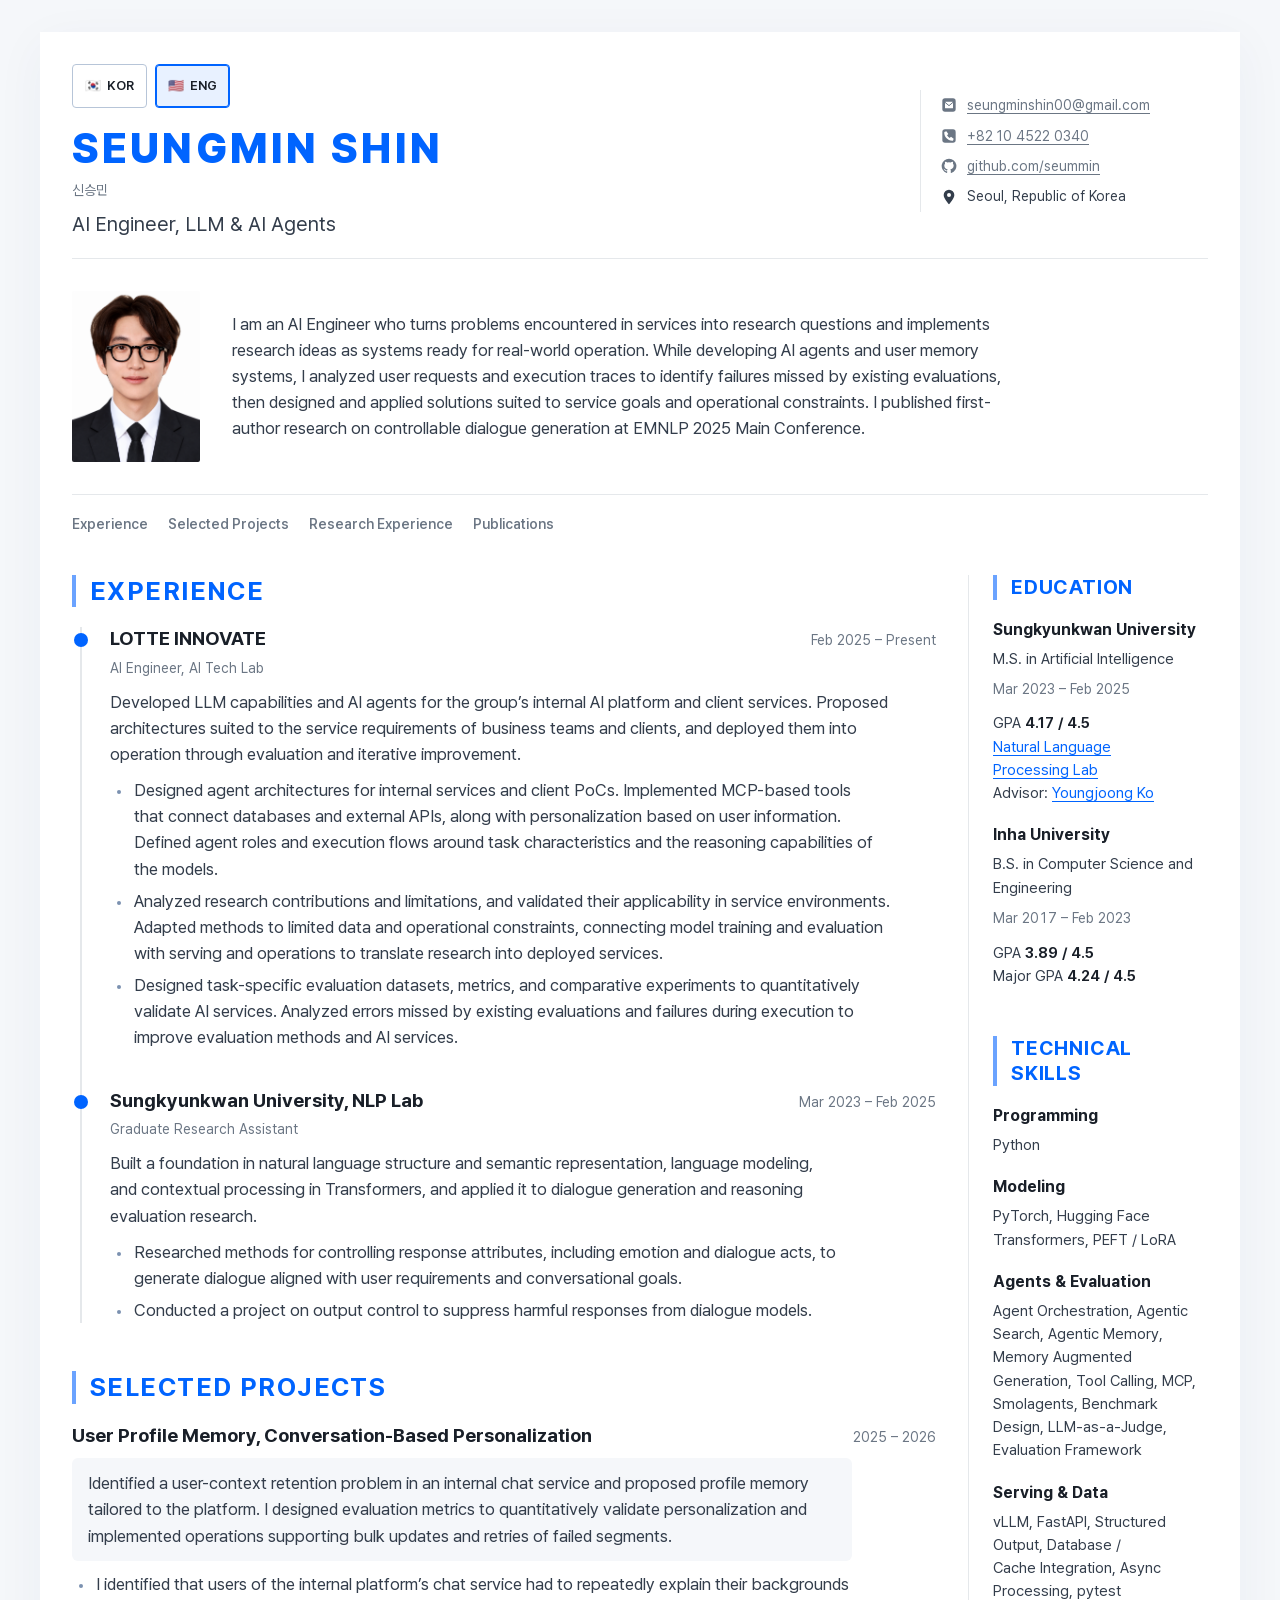
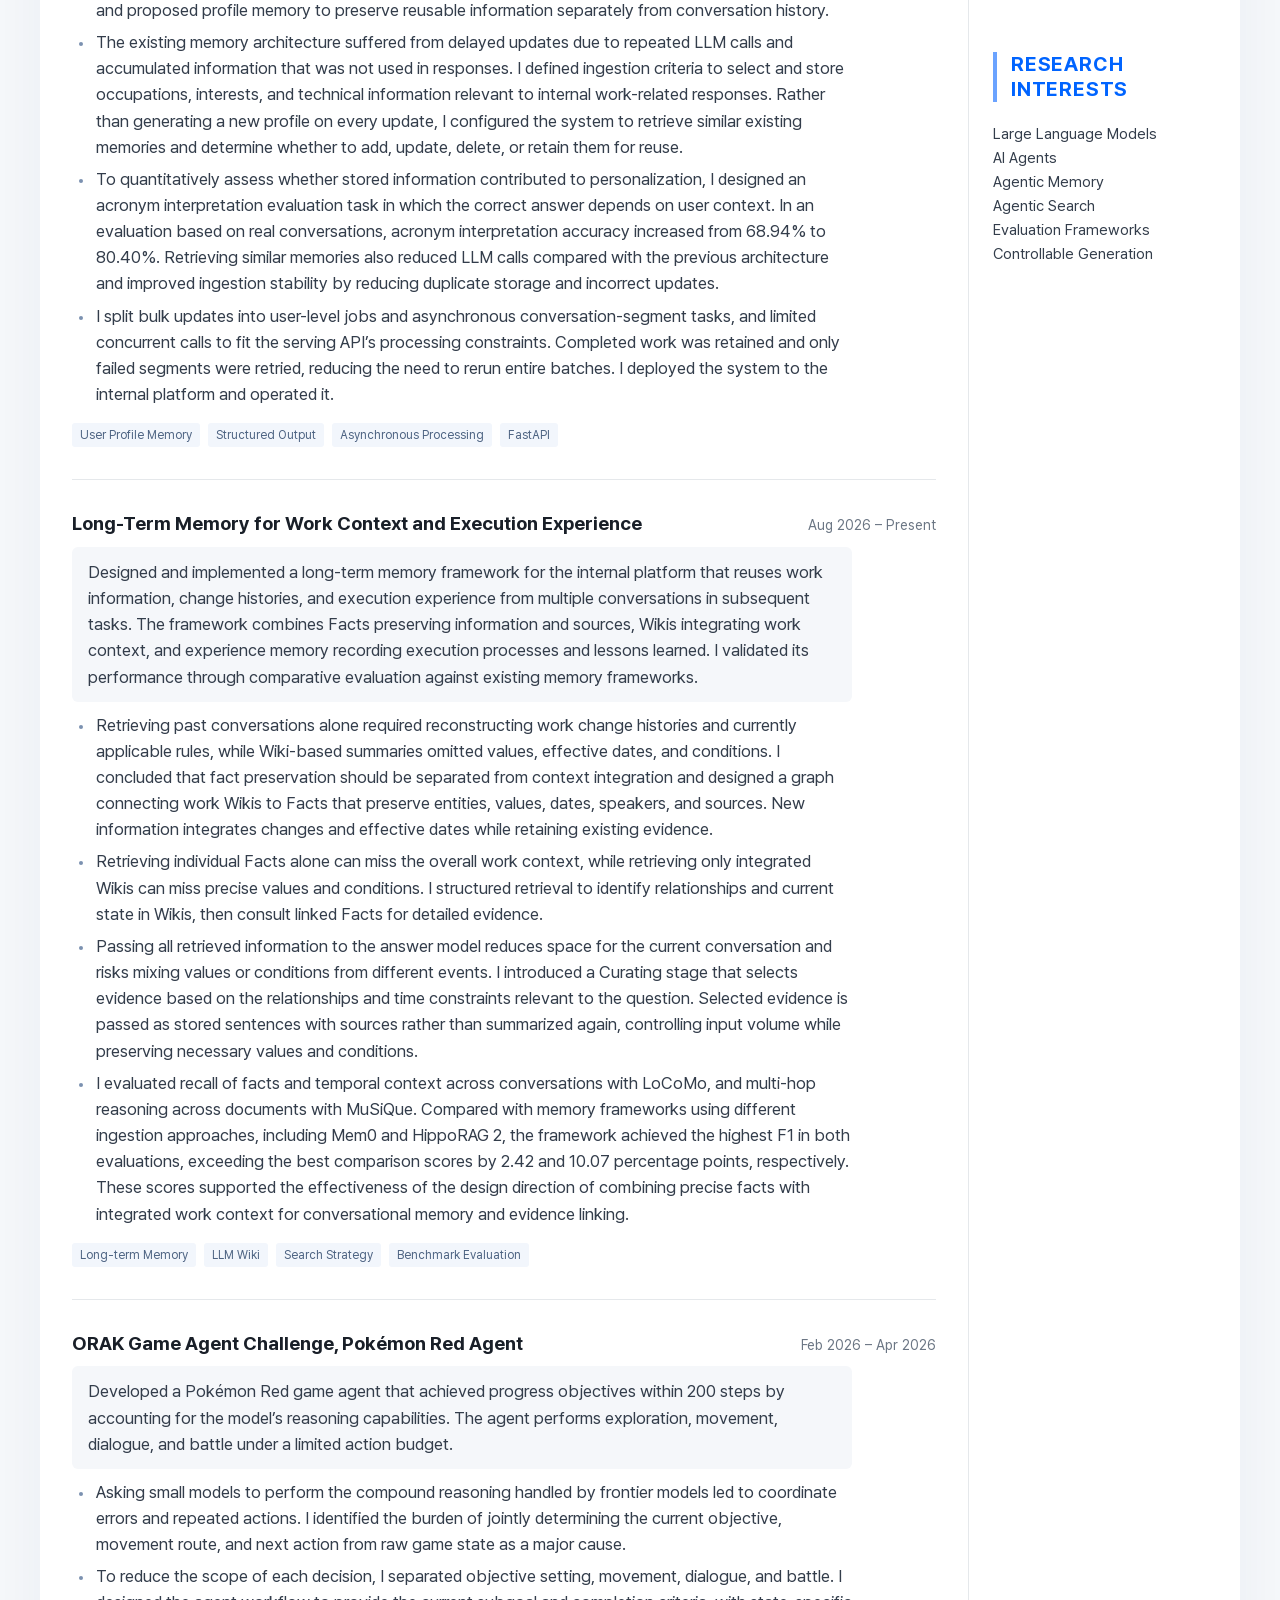
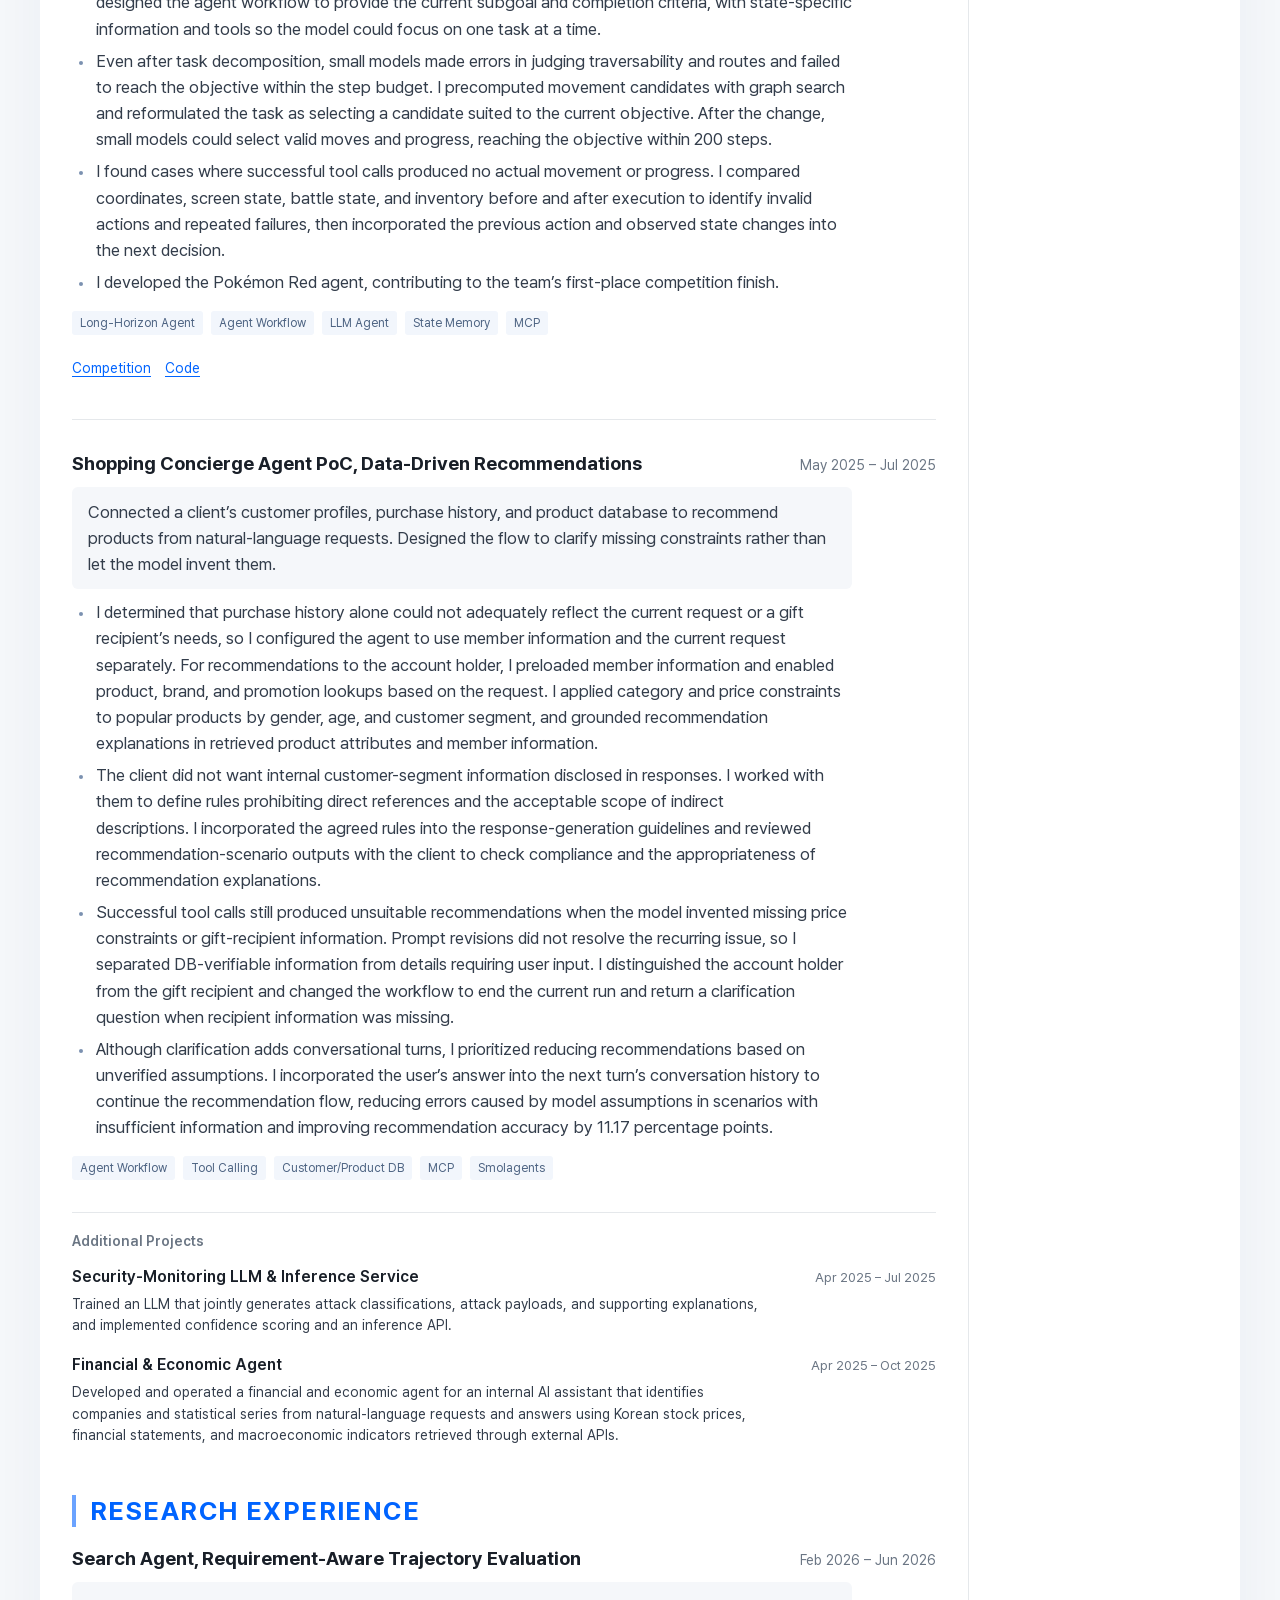
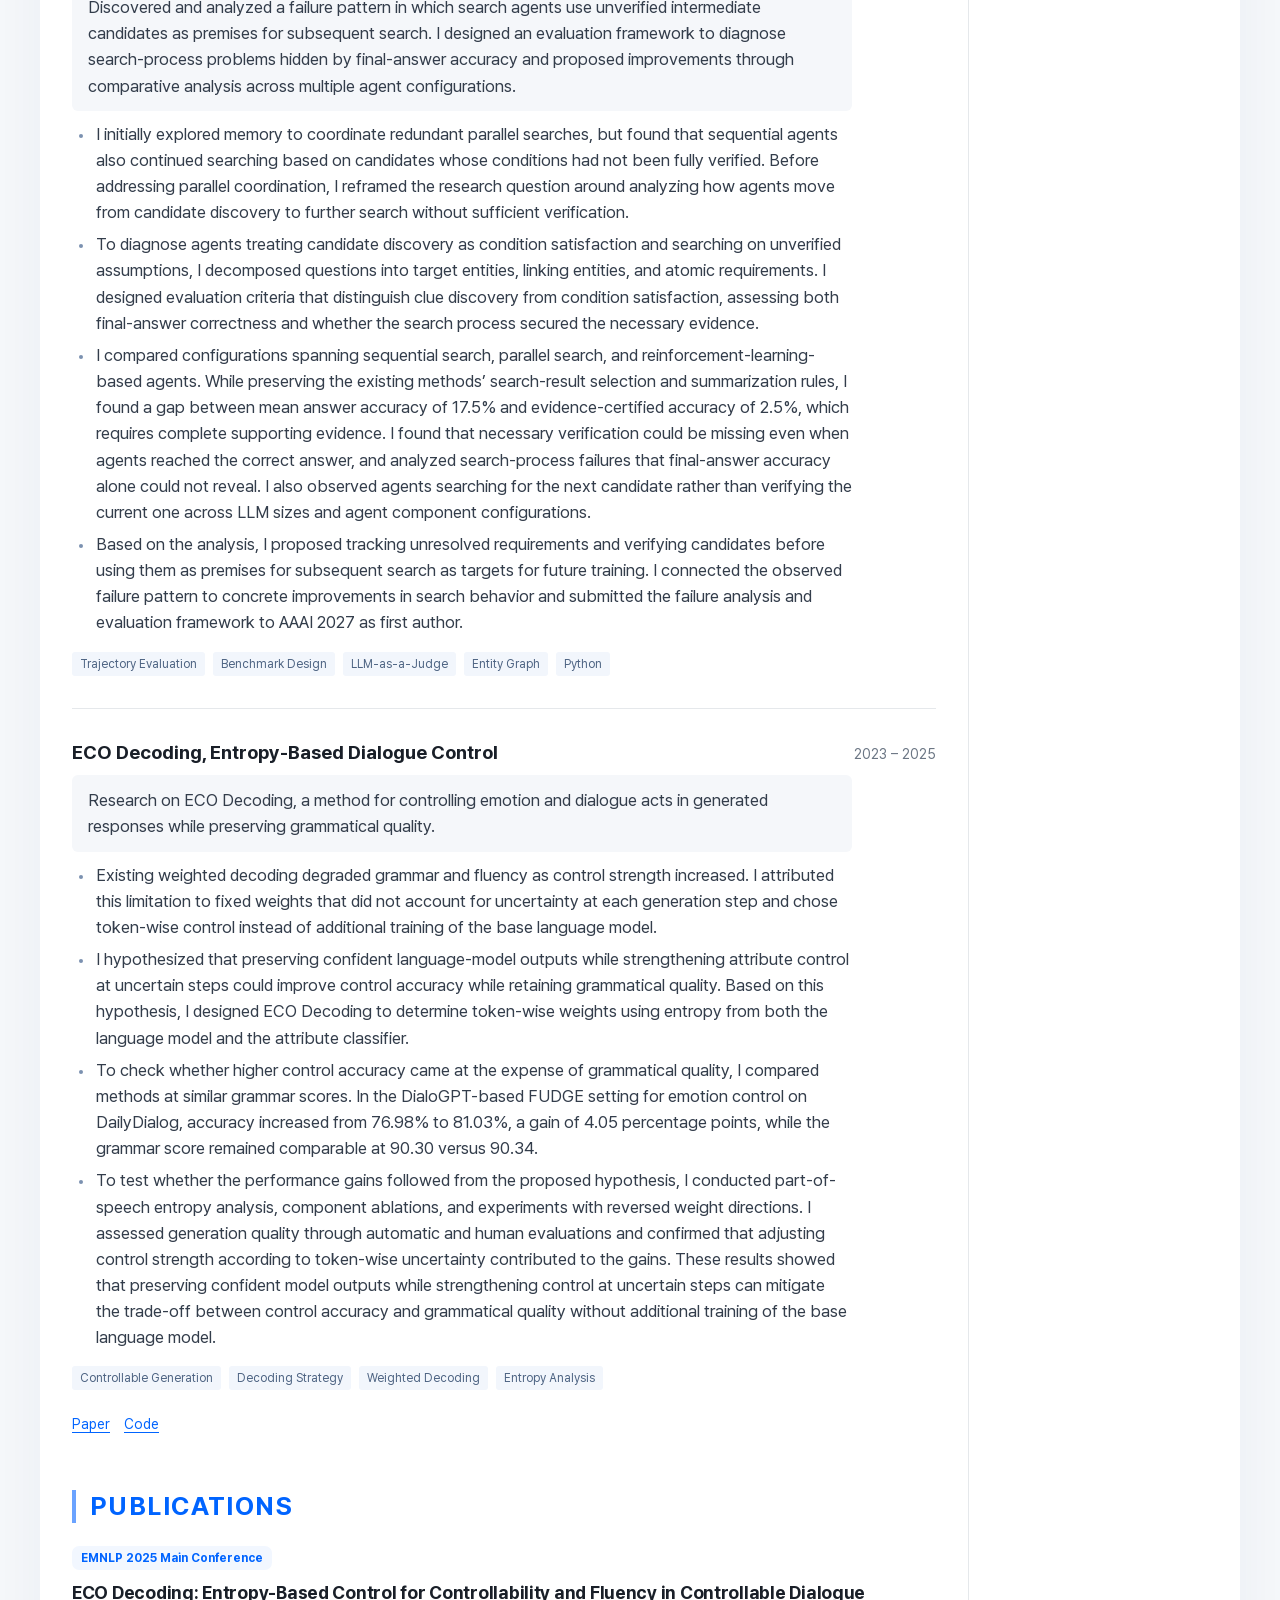
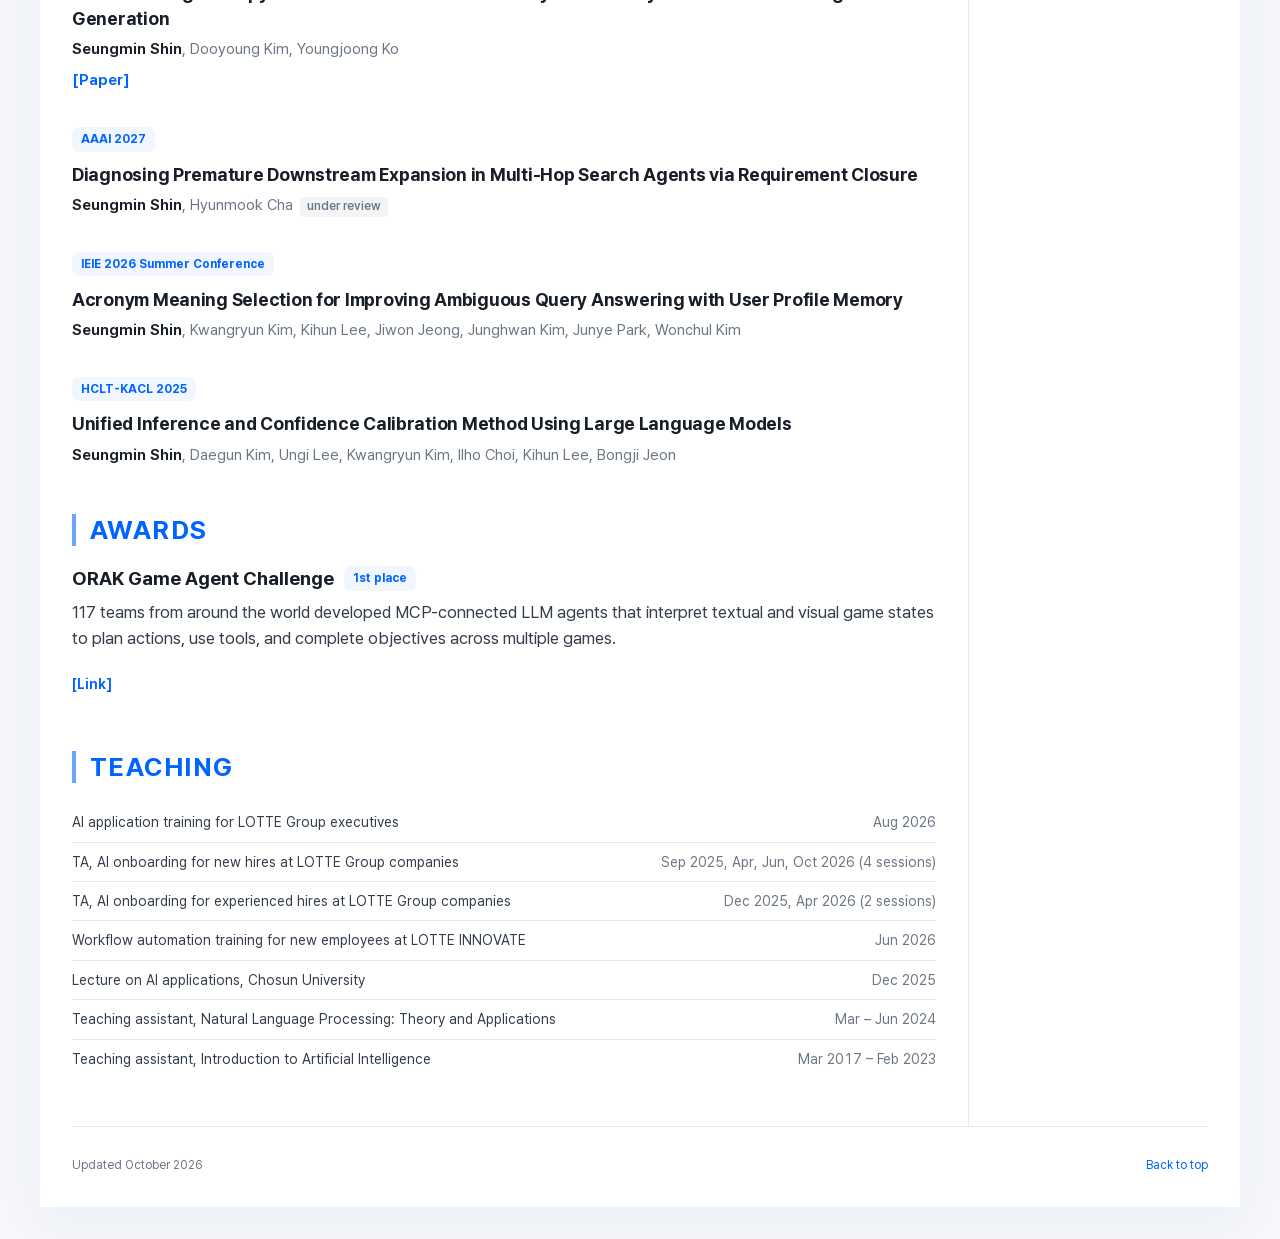
<file: index.html>
<!doctype html>
<html lang="en">
<head>
  <meta charset="utf-8">
  <meta name="viewport" content="width=device-width, initial-scale=1">
  <title>Seungmin Shin | AI Engineer</title>
  <link rel="canonical" href="./en.html">
  <script>window.location.replace("./en.html" + window.location.hash);</script>
  <meta http-equiv="refresh" content="0; url=./en.html">
</head>
<body>
  <p><a href="./en.html">English CV</a>, <a href="./ko.html" lang="ko">한국어 이력서</a></p>
</body>
</html>
</file>
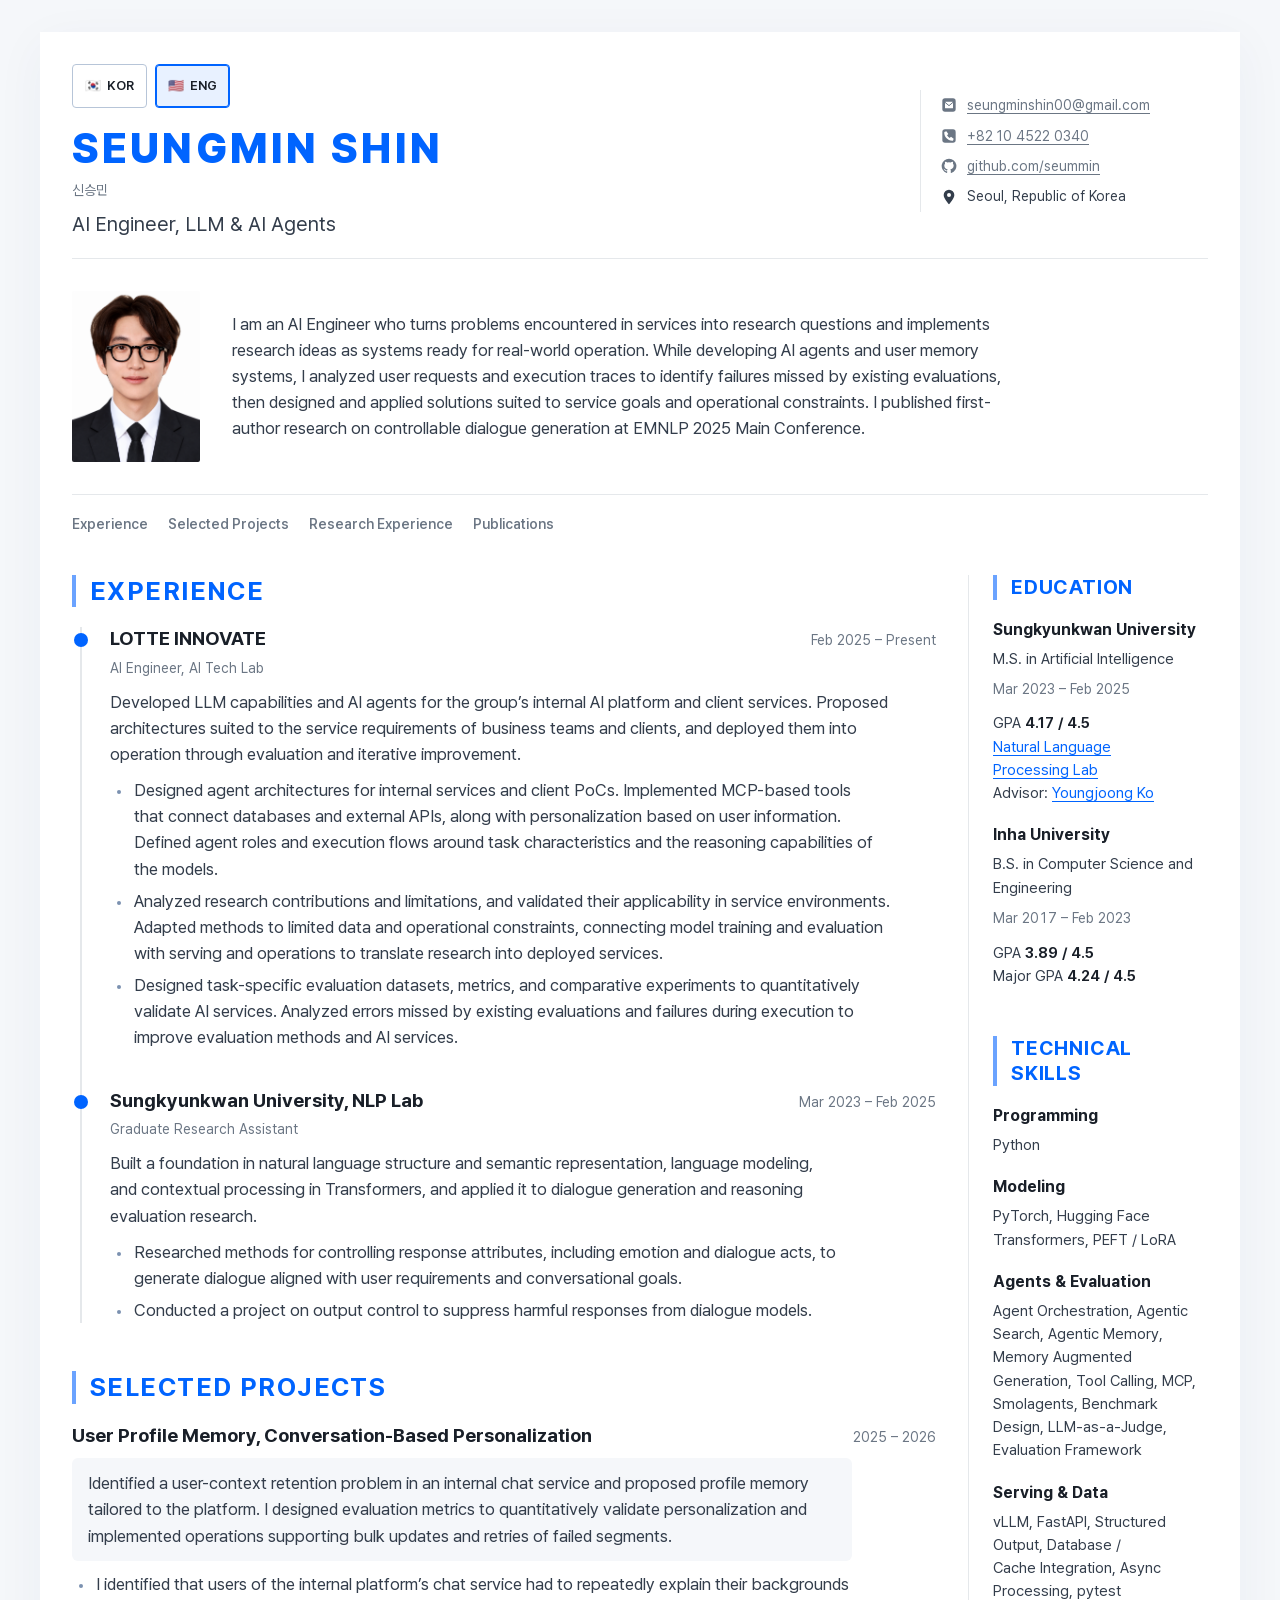
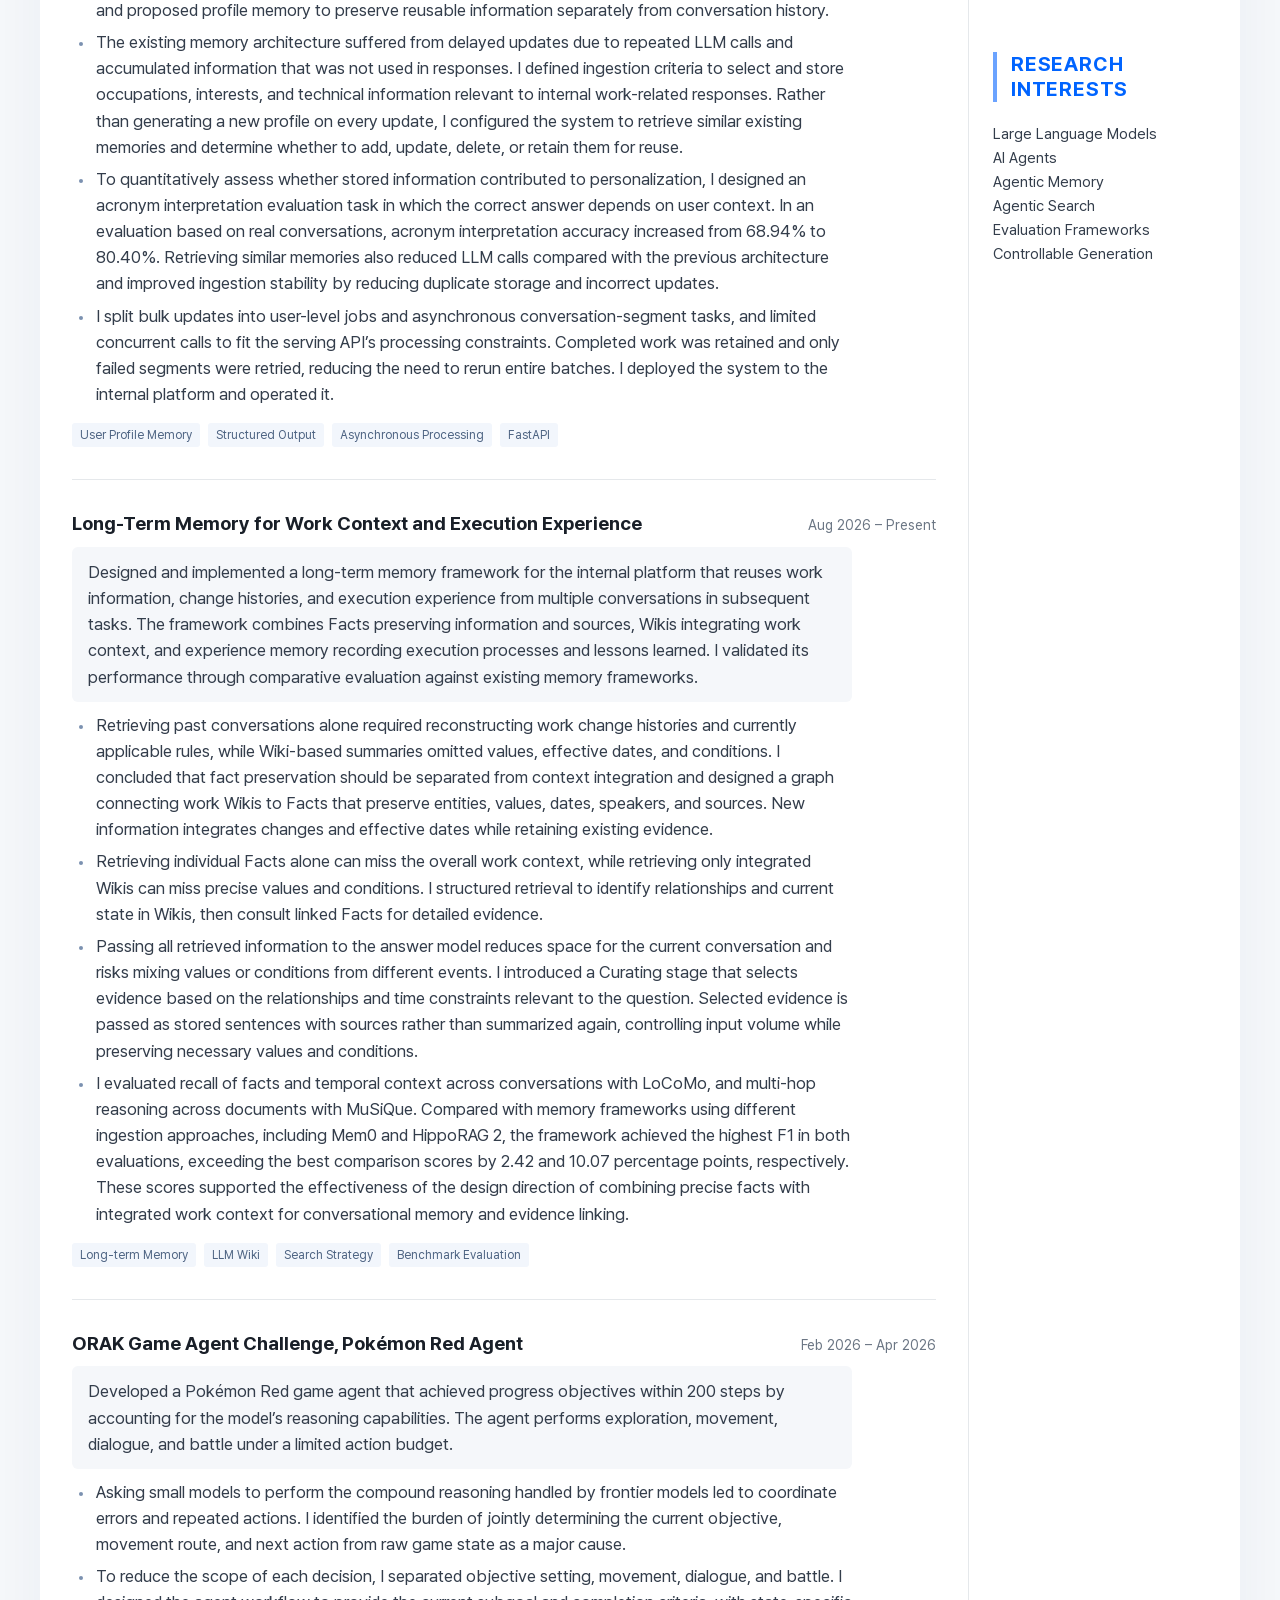
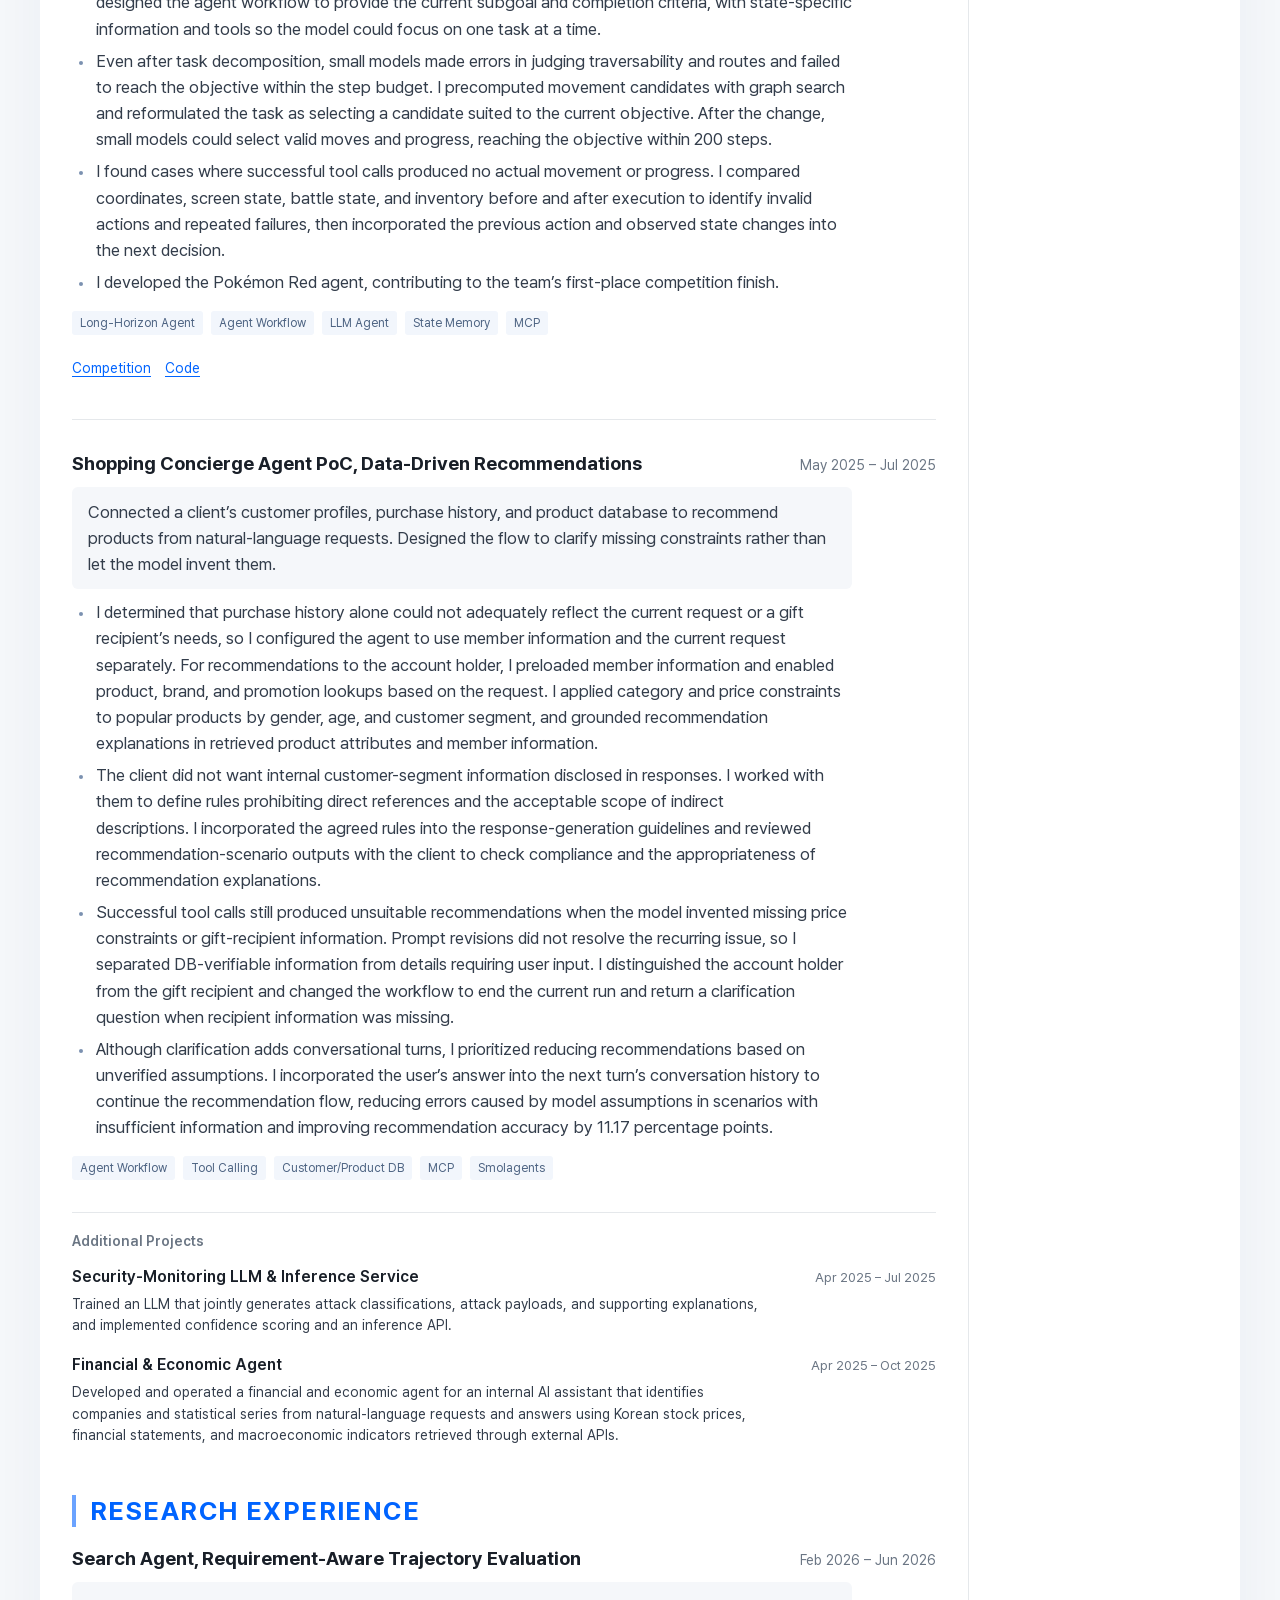
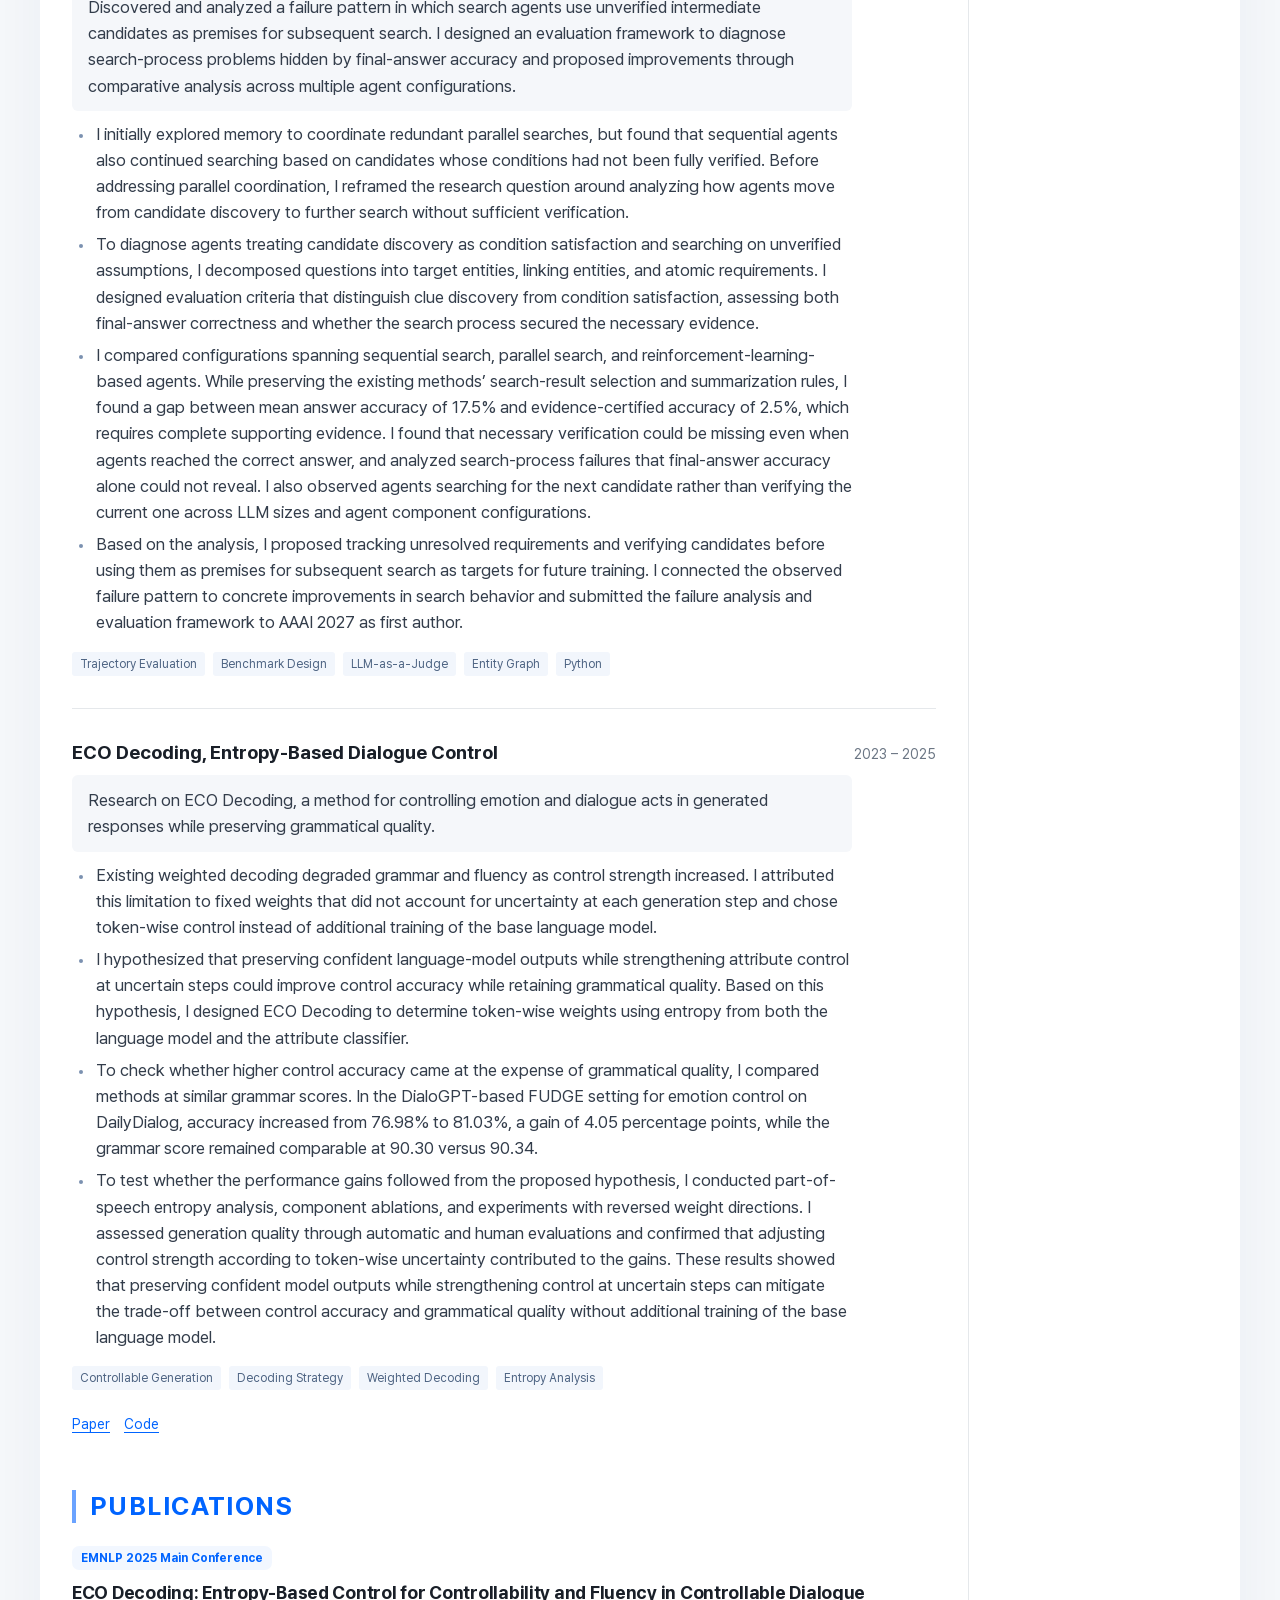
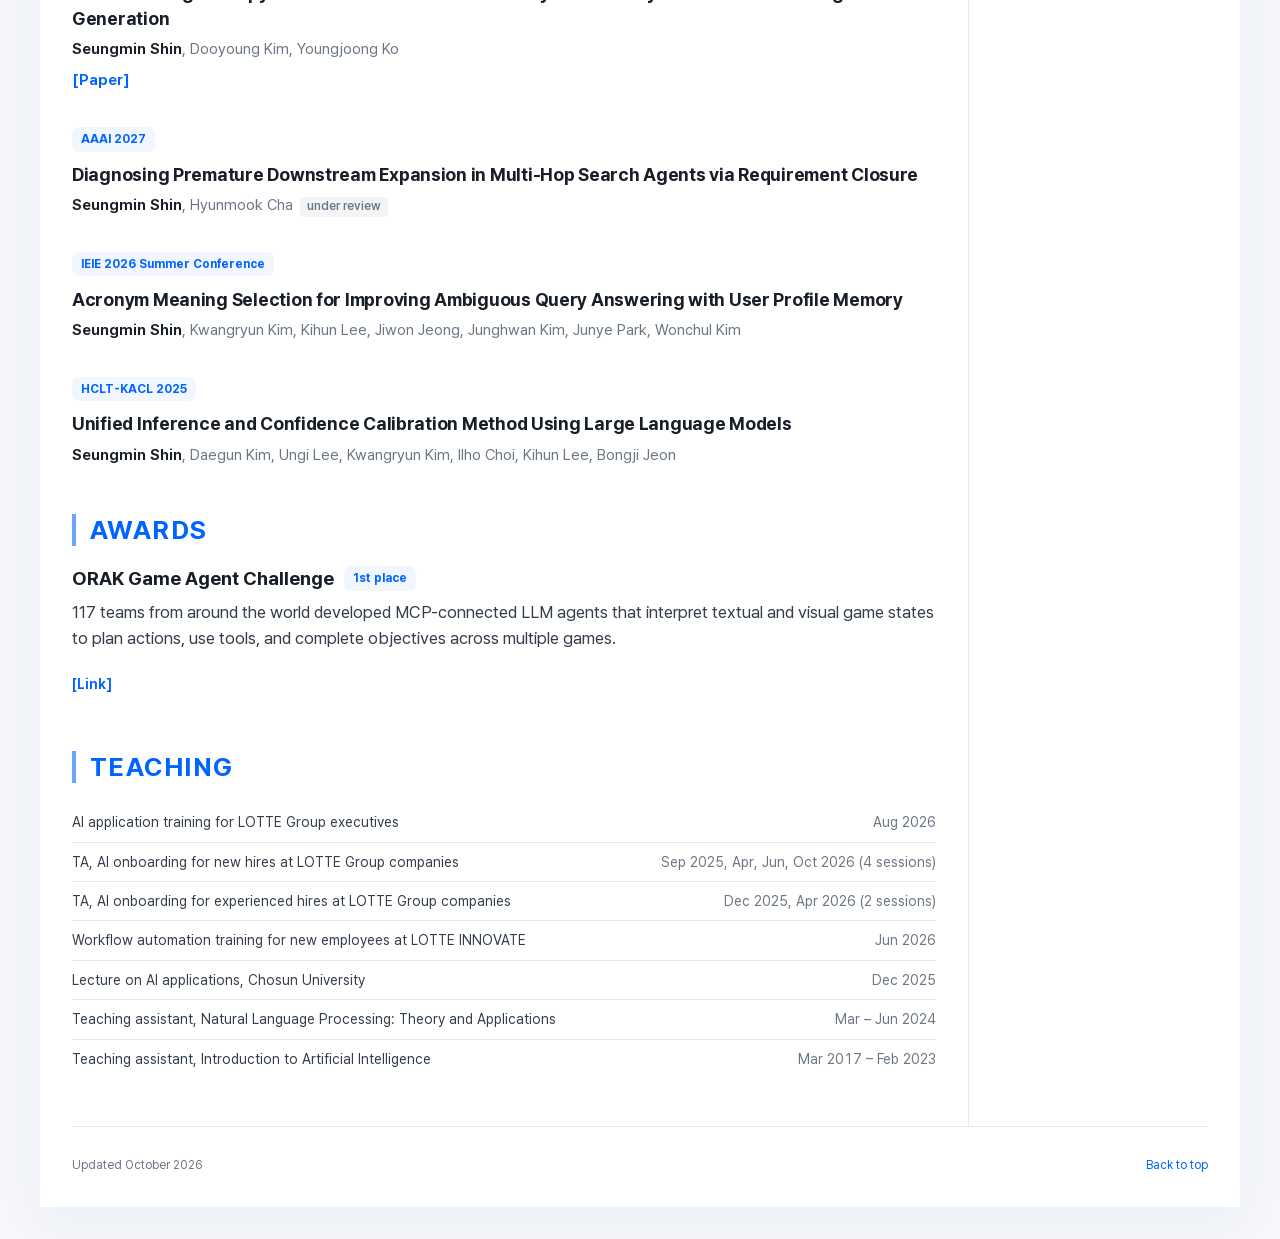
<file: en.html>
<!doctype html>
<html lang="en">
<head>
  <meta charset="utf-8">
  <meta name="viewport" content="width=device-width, initial-scale=1">
  <meta name="description" content="Seungmin Shin&#x27;s CV. AI Engineer working on LLMs, agent memory, tool use, evaluation, and inference services.">
  <meta name="theme-color" content="#477560">
  <title>Seungmin Shin | AI Engineer</title>
  <link rel="alternate" hreflang="ko" href="./ko.html">
  <link rel="alternate" hreflang="en" href="./en.html">
  <link rel="icon" href="data:image/svg+xml,%3Csvg xmlns='http://www.w3.org/2000/svg' viewBox='0 0 64 64'%3E%3Crect width='64' height='64' rx='12' fill='%23477560'/%3E%3Ctext x='32' y='44' text-anchor='middle' font-family='Arial' font-size='38' fill='white'%3ES%3C/text%3E%3C/svg%3E">
  <link rel="preload" href="./PretendardVariable.woff2" as="font" type="font/woff2" crossorigin>
  <link rel="stylesheet" href="./styles.css?v=22">
</head>
<body id="top">
  <a class="skip-link" href="#main-content">Skip to content</a>
  <div class="resume">
    <header class="header">
      <div class="identity">
        <nav class="language-switch" aria-label="Language / 언어">
          <a href="./ko.html" lang="ko" hreflang="ko"><span aria-hidden="true">🇰🇷</span>KOR<span class="sr-only"> 한국어</span></a>
          <a href="./en.html" lang="en" hreflang="en" aria-current="page"><span aria-hidden="true">🇺🇸</span>ENG<span class="sr-only"> English</span></a>
        </nav>
        <h1>SEUNGMIN SHIN</h1>
        <p class="alternate-name">신승민</p>
        <p class="role">AI Engineer, LLM &amp; AI Agents</p>
      </div>
      <address aria-label="Contact">
        <a href="mailto:seungminshin00@gmail.com"><svg class="contact-icon" viewBox="0 0 24 24" aria-hidden="true"><rect x="2" y="2" width="20" height="20" rx="4"/><rect x="6" y="7" width="12" height="10" rx="1" fill="white"/><path d="m6 8 6 5 6-5" fill="none" stroke="currentColor" stroke-width="1.5"/></svg><span>seungminshin00@gmail.com</span></a>
        <a href="tel:+821045220340"><svg class="contact-icon" viewBox="0 0 24 24" aria-hidden="true"><rect x="2" y="2" width="20" height="20" rx="4"/><path d="m8 5 3 4-2 2a12 12 0 0 0 4 4l2-2 4 3-1 3C11 20 4 13 5 6z" fill="white"/></svg><span>+82 10 4522 0340</span></a>
        <a href="https://github.com/seummin"><svg class="contact-icon" viewBox="0 0 24 24" aria-hidden="true"><path d="M12 1a11 11 0 0 0-3.48 21.44c.55.1.75-.24.75-.53v-2.05c-3.06.66-3.71-1.3-3.71-1.3-.5-1.27-1.22-1.61-1.22-1.61-1-.68.08-.67.08-.67 1.1.08 1.68 1.13 1.68 1.13.98 1.68 2.57 1.19 3.2.91.1-.71.39-1.19.7-1.46-2.45-.28-5.03-1.22-5.03-5.44 0-1.2.43-2.18 1.13-2.94-.11-.28-.49-1.4.11-2.91 0 0 .92-.29 3.02 1.13a10.5 10.5 0 0 1 5.5 0c2.1-1.42 3.02-1.13 3.02-1.13.6 1.51.22 2.63.11 2.91.7.76 1.13 1.74 1.13 2.94 0 4.23-2.58 5.16-5.04 5.44.4.34.75 1.01.75 2.04v3.05c0 .29.2.64.76.53A11 11 0 0 0 12 1z"/></svg><span>github.com/seummin</span></a>
        <span class="location"><svg class="contact-icon" viewBox="0 0 24 24" aria-hidden="true"><path fill-rule="evenodd" d="M12 1a8 8 0 0 0-8 8c0 5.4 8 14 8 14s8-8.6 8-14a8 8 0 0 0-8-8m0 5a3 3 0 1 1 0 6 3 3 0 0 1 0-6"/></svg><span>Seoul, Republic of Korea</span></span>
      </address>
    </header>
    <div class="intro">
      <img class="portrait" src="./portrait.png" alt="Portrait of Seungmin Shin" width="1086" height="1448" fetchpriority="high">
      <p>I am an AI Engineer who turns problems encountered in services into research questions and implements research ideas as systems ready for real-world operation. While developing AI agents and user memory systems, I analyzed user requests and execution traces to identify failures missed by existing evaluations, then designed and applied solutions suited to service goals and operational constraints. I published first-author research on controllable dialogue generation at EMNLP 2025 Main Conference.</p>
    </div>
    <nav class="section-nav" aria-label="CV sections"><a href="#experience">Experience</a><a href="#projects">Selected Projects</a><a href="#research">Research Experience</a><a href="#publications">Publications</a></nav>
    <div class="cv-grid">
      <main id="main-content">
        <section class="section" id="experience" aria-labelledby="experience-heading"><h2 id="experience-heading">Experience</h2><article class="entry">
      <div class="entry-heading"><h3>LOTTE INNOVATE</h3><p class="date">Feb 2025 – Present</p></div>
      <p class="entry-subtitle">AI Engineer, AI Tech Lab</p>
      <p class="entry-summary">Developed LLM capabilities and AI agents for the group’s internal AI platform and client services. Proposed architectures suited to the service requirements of business teams and clients, and deployed them into operation through evaluation and iterative improvement.</p>
      <ul class="entry-bullets"><li>Designed agent architectures for internal services and client PoCs. Implemented MCP-based tools that connect databases and external APIs, along with personalization based on user information. Defined agent roles and execution flows around task characteristics and the reasoning capabilities of the models.</li><li>Analyzed research contributions and limitations, and validated their applicability in service environments. Adapted methods to limited data and operational constraints, connecting model training and evaluation with serving and operations to translate research into deployed services.</li><li>Designed task-specific evaluation datasets, metrics, and comparative experiments to quantitatively validate AI services. Analyzed errors missed by existing evaluations and failures during execution to improve evaluation methods and AI services.</li></ul>


    </article><article class="entry">
      <div class="entry-heading"><h3>Sungkyunkwan University, NLP Lab</h3><p class="date">Mar 2023 – Feb 2025</p></div>
      <p class="entry-subtitle">Graduate Research Assistant</p>
      <p class="entry-summary">Built a foundation in natural language structure and semantic representation, language modeling, and contextual processing in Transformers, and applied it to dialogue generation and reasoning evaluation research.</p>
      <ul class="entry-bullets"><li>Researched methods for controlling response attributes, including emotion and dialogue acts, to generate dialogue aligned with user requirements and conversational goals.</li><li>Conducted a project on output control to suppress harmful responses from dialogue models.</li></ul>


    </article></section><section class="section" id="projects" aria-labelledby="projects-heading"><h2 id="projects-heading">Selected Projects</h2><article class="entry">
      <div class="entry-heading"><h3>User Profile Memory, Conversation-Based Personalization</h3><p class="date">2025 – 2026</p></div>
      <p class="entry-summary">Identified a user-context retention problem in an internal chat service and proposed profile memory tailored to the platform. I designed evaluation metrics to quantitatively validate personalization and implemented operations supporting bulk updates and retries of failed segments.</p>
      <ul class="entry-bullets"><li>I identified that users of the internal platform’s chat service had to repeatedly explain their backgrounds and proposed profile memory to preserve reusable information separately from conversation history.</li><li>The existing memory architecture suffered from delayed updates due to repeated LLM calls and accumulated information that was not used in responses. I defined ingestion criteria to select and store occupations, interests, and technical information relevant to internal work-related responses. Rather than generating a new profile on every update, I configured the system to retrieve similar existing memories and determine whether to add, update, delete, or retain them for reuse.</li><li>To quantitatively assess whether stored information contributed to personalization, I designed an acronym interpretation evaluation task in which the correct answer depends on user context. In an evaluation based on real conversations, acronym interpretation accuracy increased from 68.94% to 80.40%. Retrieving similar memories also reduced LLM calls compared with the previous architecture and improved ingestion stability by reducing duplicate storage and incorrect updates.</li><li>I split bulk updates into user-level jobs and asynchronous conversation-segment tasks, and limited concurrent calls to fit the serving API’s processing constraints. Completed work was retained and only failed segments were retried, reducing the need to rerun entire batches. I deployed the system to the internal platform and operated it.</li></ul>
      <ul class="tags" aria-label="Technologies"><li>User Profile Memory</li><li>Structured Output</li><li>Asynchronous Processing</li><li>FastAPI</li></ul>

    </article><article class="entry">
      <div class="entry-heading"><h3>Long-Term Memory for Work Context and Execution Experience</h3><p class="date">Aug 2026 – Present</p></div>
      <p class="entry-summary">Designed and implemented a long-term memory framework for the internal platform that reuses work information, change histories, and execution experience from multiple conversations in subsequent tasks. The framework combines Facts preserving information and sources, Wikis integrating work context, and experience memory recording execution processes and lessons learned. I validated its performance through comparative evaluation against existing memory frameworks.</p>
      <ul class="entry-bullets"><li>Retrieving past conversations alone required reconstructing work change histories and currently applicable rules, while Wiki-based summaries omitted values, effective dates, and conditions. I concluded that fact preservation should be separated from context integration and designed a graph connecting work Wikis to Facts that preserve entities, values, dates, speakers, and sources. New information integrates changes and effective dates while retaining existing evidence.</li><li>Retrieving individual Facts alone can miss the overall work context, while retrieving only integrated Wikis can miss precise values and conditions. I structured retrieval to identify relationships and current state in Wikis, then consult linked Facts for detailed evidence.</li><li>Passing all retrieved information to the answer model reduces space for the current conversation and risks mixing values or conditions from different events. I introduced a Curating stage that selects evidence based on the relationships and time constraints relevant to the question. Selected evidence is passed as stored sentences with sources rather than summarized again, controlling input volume while preserving necessary values and conditions.</li><li>I evaluated recall of facts and temporal context across conversations with LoCoMo, and multi-hop reasoning across documents with MuSiQue. Compared with memory frameworks using different ingestion approaches, including Mem0 and HippoRAG 2, the framework achieved the highest F1 in both evaluations, exceeding the best comparison scores by 2.42 and 10.07 percentage points, respectively. These scores supported the effectiveness of the design direction of combining precise facts with integrated work context for conversational memory and evidence linking.</li></ul>
      <ul class="tags" aria-label="Technologies"><li>Long-term Memory</li><li>LLM Wiki</li><li>Search Strategy</li><li>Benchmark Evaluation</li></ul>
    </article><article class="entry">
      <div class="entry-heading"><h3>ORAK Game Agent Challenge, Pokémon Red Agent</h3><p class="date">Feb 2026 – Apr 2026</p></div>
      <p class="entry-summary">Developed a Pokémon Red game agent that achieved progress objectives within 200 steps by accounting for the model’s reasoning capabilities. The agent performs exploration, movement, dialogue, and battle under a limited action budget.</p>
      <ul class="entry-bullets"><li>Asking small models to perform the compound reasoning handled by frontier models led to coordinate errors and repeated actions. I identified the burden of jointly determining the current objective, movement route, and next action from raw game state as a major cause.</li><li>To reduce the scope of each decision, I separated objective setting, movement, dialogue, and battle. I designed the agent workflow to provide the current subgoal and completion criteria, with state-specific information and tools so the model could focus on one task at a time.</li><li>Even after task decomposition, small models made errors in judging traversability and routes and failed to reach the objective within the step budget. I precomputed movement candidates with graph search and reformulated the task as selecting a candidate suited to the current objective. After the change, small models could select valid moves and progress, reaching the objective within 200 steps.</li><li>I found cases where successful tool calls produced no actual movement or progress. I compared coordinates, screen state, battle state, and inventory before and after execution to identify invalid actions and repeated failures, then incorporated the previous action and observed state changes into the next decision.</li><li>I developed the Pokémon Red agent, contributing to the team’s first-place competition finish.</li></ul>
      <ul class="tags" aria-label="Technologies"><li>Long-Horizon Agent</li><li>Agent Workflow</li><li>LLM Agent</li><li>State Memory</li><li>MCP</li></ul>
      <div class="entry-links"><a href="https://www.aicrowd.com/challenges/orak-game-agent-challenge-2025">Competition</a><a href="https://github.com/seummin/orak-2025-starter-kit">Code</a></div>
    </article><article class="entry">
      <div class="entry-heading"><h3>Shopping Concierge Agent PoC, Data-Driven Recommendations</h3><p class="date">May 2025 – Jul 2025</p></div>
      <p class="entry-summary">Connected a client’s customer profiles, purchase history, and product database to recommend products from natural-language requests. Designed the flow to clarify missing constraints rather than let the model invent them.</p>
      <ul class="entry-bullets"><li>I determined that purchase history alone could not adequately reflect the current request or a gift recipient’s needs, so I configured the agent to use member information and the current request separately. For recommendations to the account holder, I preloaded member information and enabled product, brand, and promotion lookups based on the request. I applied category and price constraints to popular products by gender, age, and customer segment, and grounded recommendation explanations in retrieved product attributes and member information.</li><li>The client did not want internal customer-segment information disclosed in responses. I worked with them to define rules prohibiting direct references and the acceptable scope of indirect descriptions. I incorporated the agreed rules into the response-generation guidelines and reviewed recommendation-scenario outputs with the client to check compliance and the appropriateness of recommendation explanations.</li><li>Successful tool calls still produced unsuitable recommendations when the model invented missing price constraints or gift-recipient information. Prompt revisions did not resolve the recurring issue, so I separated DB-verifiable information from details requiring user input. I distinguished the account holder from the gift recipient and changed the workflow to end the current run and return a clarification question when recipient information was missing.</li><li>Although clarification adds conversational turns, I prioritized reducing recommendations based on unverified assumptions. I incorporated the user’s answer into the next turn’s conversation history to continue the recommendation flow, reducing errors caused by model assumptions in scenarios with insufficient information and improving recommendation accuracy by 11.17 percentage points.</li></ul>
      <ul class="tags" aria-label="Technologies"><li>Agent Workflow</li><li>Tool Calling</li><li>Customer/Product DB</li><li>MCP</li><li>Smolagents</li></ul>

    </article><div class="additional-projects" id="other-projects" aria-labelledby="other-projects-heading"><h3 id="other-projects-heading">Additional Projects</h3><article class="additional-project"><div class="additional-project-heading"><h4>Security-Monitoring LLM &amp; Inference Service</h4><p class="date">Apr 2025 – Jul 2025</p></div><p class="additional-project-description">Trained an LLM that jointly generates attack classifications, attack payloads, and supporting explanations, and implemented confidence scoring and an inference API.</p></article><article class="additional-project"><div class="additional-project-heading"><h4>Financial &amp; Economic Agent</h4><p class="date">Apr 2025 – Oct 2025</p></div><p class="additional-project-description">Developed and operated a financial and economic agent for an internal AI assistant that identifies companies and statistical series from natural-language requests and answers using Korean stock prices, financial statements, and macroeconomic indicators retrieved through external APIs.</p></article></div></section><section class="section" id="research" aria-labelledby="research-heading"><h2 id="research-heading">Research Experience</h2><article class="entry">
      <div class="entry-heading"><h3>Search Agent, Requirement-Aware Trajectory Evaluation</h3><p class="date">Feb 2026 – Jun 2026</p></div>
      <p class="entry-summary">Discovered and analyzed a failure pattern in which search agents use unverified intermediate candidates as premises for subsequent search. I designed an evaluation framework to diagnose search-process problems hidden by final-answer accuracy and proposed improvements through comparative analysis across multiple agent configurations.</p>
      <ul class="entry-bullets"><li>I initially explored memory to coordinate redundant parallel searches, but found that sequential agents also continued searching based on candidates whose conditions had not been fully verified. Before addressing parallel coordination, I reframed the research question around analyzing how agents move from candidate discovery to further search without sufficient verification.</li><li>To diagnose agents treating candidate discovery as condition satisfaction and searching on unverified assumptions, I decomposed questions into target entities, linking entities, and atomic requirements. I designed evaluation criteria that distinguish clue discovery from condition satisfaction, assessing both final-answer correctness and whether the search process secured the necessary evidence.</li><li>I compared configurations spanning sequential search, parallel search, and reinforcement-learning-based agents. While preserving the existing methods’ search-result selection and summarization rules, I found a gap between mean answer accuracy of 17.5% and evidence-certified accuracy of 2.5%, which requires complete supporting evidence. I found that necessary verification could be missing even when agents reached the correct answer, and analyzed search-process failures that final-answer accuracy alone could not reveal. I also observed agents searching for the next candidate rather than verifying the current one across LLM sizes and agent component configurations.</li><li>Based on the analysis, I proposed tracking unresolved requirements and verifying candidates before using them as premises for subsequent search as targets for future training. I connected the observed failure pattern to concrete improvements in search behavior and submitted the failure analysis and evaluation framework to AAAI 2027 as first author.</li></ul>
      <ul class="tags" aria-label="Technologies"><li>Trajectory Evaluation</li><li>Benchmark Design</li><li>LLM-as-a-Judge</li><li>Entity Graph</li><li>Python</li></ul>

    </article><article class="entry">
      <div class="entry-heading"><h3>ECO Decoding, Entropy-Based Dialogue Control</h3><p class="date">2023 – 2025</p></div>
      <p class="entry-summary">Research on ECO Decoding, a method for controlling emotion and dialogue acts in generated responses while preserving grammatical quality.</p>
      <ul class="entry-bullets"><li>Existing weighted decoding degraded grammar and fluency as control strength increased. I attributed this limitation to fixed weights that did not account for uncertainty at each generation step and chose token-wise control instead of additional training of the base language model.</li><li>I hypothesized that preserving confident language-model outputs while strengthening attribute control at uncertain steps could improve control accuracy while retaining grammatical quality. Based on this hypothesis, I designed ECO Decoding to determine token-wise weights using entropy from both the language model and the attribute classifier.</li><li>To check whether higher control accuracy came at the expense of grammatical quality, I compared methods at similar grammar scores. In the DialoGPT-based FUDGE setting for emotion control on DailyDialog, accuracy increased from 76.98% to 81.03%, a gain of 4.05 percentage points, while the grammar score remained comparable at 90.30 versus 90.34.</li><li>To test whether the performance gains followed from the proposed hypothesis, I conducted part-of-speech entropy analysis, component ablations, and experiments with reversed weight directions. I assessed generation quality through automatic and human evaluations and confirmed that adjusting control strength according to token-wise uncertainty contributed to the gains. These results showed that preserving confident model outputs while strengthening control at uncertain steps can mitigate the trade-off between control accuracy and grammatical quality without additional training of the base language model.</li></ul>
      <ul class="tags" aria-label="Technologies"><li>Controllable Generation</li><li>Decoding Strategy</li><li>Weighted Decoding</li><li>Entropy Analysis</li></ul>
      <div class="entry-links"><a href="https://aclanthology.org/2025.emnlp-main.1437/">Paper</a><a href="https://github.com/seummin/ECODecoding">Code</a></div>
    </article></section>
        <section class="section" id="publications" aria-labelledby="publications-heading">
          <h2 id="publications-heading">Publications</h2><ol class="publication-list"><li class="publication"><span class="publication-venue">EMNLP 2025 Main Conference</span><h3>ECO Decoding: Entropy-Based Control for Controllability and Fluency in Controllable Dialogue Generation</h3><p class="publication-authors"><strong>Seungmin Shin</strong>, Dooyoung Kim, Youngjoong Ko</p><a class="paper-link" href="https://arxiv.org/abs/2511.01568">[Paper]</a></li><li class="publication"><span class="publication-venue">AAAI 2027</span><h3>Diagnosing Premature Downstream Expansion in Multi-Hop Search Agents via Requirement Closure</h3><p class="publication-authors"><strong>Seungmin Shin</strong>, Hyunmook Cha<span class="review-status">under review</span></p></li><li class="publication"><span class="publication-venue">IEIE 2026 Summer Conference</span><h3>Acronym Meaning Selection for Improving Ambiguous Query Answering with User Profile Memory</h3><p class="publication-authors"><strong>Seungmin Shin</strong>, Kwangryun Kim, Kihun Lee, Jiwon Jeong, Junghwan Kim, Junye Park, Wonchul Kim</p></li><li class="publication"><span class="publication-venue">HCLT-KACL 2025</span><h3>Unified Inference and Confidence Calibration Method Using Large Language Models</h3><p class="publication-authors"><strong>Seungmin Shin</strong>, Daegun Kim, Ungi Lee, Kwangryun Kim, Ilho Choi, Kihun Lee, Bongji Jeon</p></li></ol>
        </section>
        <section class="section awards" id="awards" aria-labelledby="awards-heading">
          <h2 id="awards-heading">Awards</h2>
          <div class="award-heading"><h3>ORAK Game Agent Challenge</h3><span class="publication-venue">1st place</span></div>
          <p class="award-description">117 teams from around the world developed MCP-connected LLM agents that interpret textual and visual game states to plan actions, use tools, and complete objectives across multiple games.</p>
          <div class="entry-links"><a class="award-link" href="https://www.aicrowd.com/challenges/orak-game-agent-challenge-2025/winners">[Link]</a></div>
        </section>
        <section class="section" id="teaching" aria-labelledby="teaching-heading">
          <h2 id="teaching-heading">Teaching</h2><ul class="teaching-list"><li><span>AI application training for LOTTE Group executives</span><span class="date">Aug 2026</span></li><li><span>TA, AI onboarding for new hires at LOTTE Group companies</span><span class="date">Sep 2025, Apr, Jun, Oct 2026 (4 sessions)</span></li><li><span>TA, AI onboarding for experienced hires at LOTTE Group companies</span><span class="date">Dec 2025, Apr 2026 (2 sessions)</span></li><li><span>Workflow automation training for new employees at LOTTE INNOVATE</span><span class="date">Jun 2026</span></li><li><span>Lecture on AI applications, Chosun University</span><span class="date">Dec 2025</span></li><li><span>Teaching assistant, Natural Language Processing: Theory and Applications</span><span class="date">Mar – Jun 2024</span></li><li><span>Teaching assistant, Introduction to Artificial Intelligence</span><span class="date">Mar 2017 – Feb 2023</span></li></ul>
        </section>
      </main>
      <aside class="sidebar">
        <section class="section" aria-labelledby="education-heading"><h2 id="education-heading">Education</h2><article class="school"><h3>Sungkyunkwan University</h3><p>M.S. in Artificial Intelligence</p><p class="date">Mar 2023 – Feb 2025</p><p>GPA <strong>4.17 / 4.5</strong></p><p><a href="https://nlplab-skku.github.io/">Natural Language Processing Lab</a></p><p>Advisor: <a href="https://nlp.skku.edu/">Youngjoong Ko</a></p></article><article class="school"><h3>Inha University</h3><p>B.S. in Computer Science and Engineering</p><p class="date">Mar 2017 – Feb 2023</p><p>GPA <strong>3.89 / 4.5</strong></p><p>Major GPA <strong>4.24 / 4.5</strong></p></article></section>
        <section class="section" aria-labelledby="skills-heading"><h2 id="skills-heading">Technical Skills</h2><div class="skill"><h3>Programming</h3><p>Python</p></div><div class="skill"><h3>Modeling</h3><p>PyTorch, Hugging Face Transformers, PEFT / LoRA</p></div><div class="skill"><h3>Agents &amp; Evaluation</h3><p>Agent Orchestration, Agentic Search, Agentic Memory, Memory Augmented Generation, Tool Calling, MCP, Smolagents, Benchmark Design, LLM-as-a-Judge, Evaluation Framework</p></div><div class="skill"><h3>Serving &amp; Data</h3><p>vLLM, FastAPI, Structured Output, Database / Cache Integration, Async Processing, pytest</p></div></section>
        <section class="section" aria-labelledby="interests-heading"><h2 id="interests-heading">Research Interests</h2><ul class="interest-list"><li>Large Language Models</li><li>AI Agents</li><li>Agentic Memory</li><li>Agentic Search</li><li>Evaluation Frameworks</li><li>Controllable Generation</li></ul></section>
      </aside>
    </div>
    <footer><span>Updated October 2026</span><a href="#top">Back to top</a></footer>
  </div>
</body>
</html>
</file>
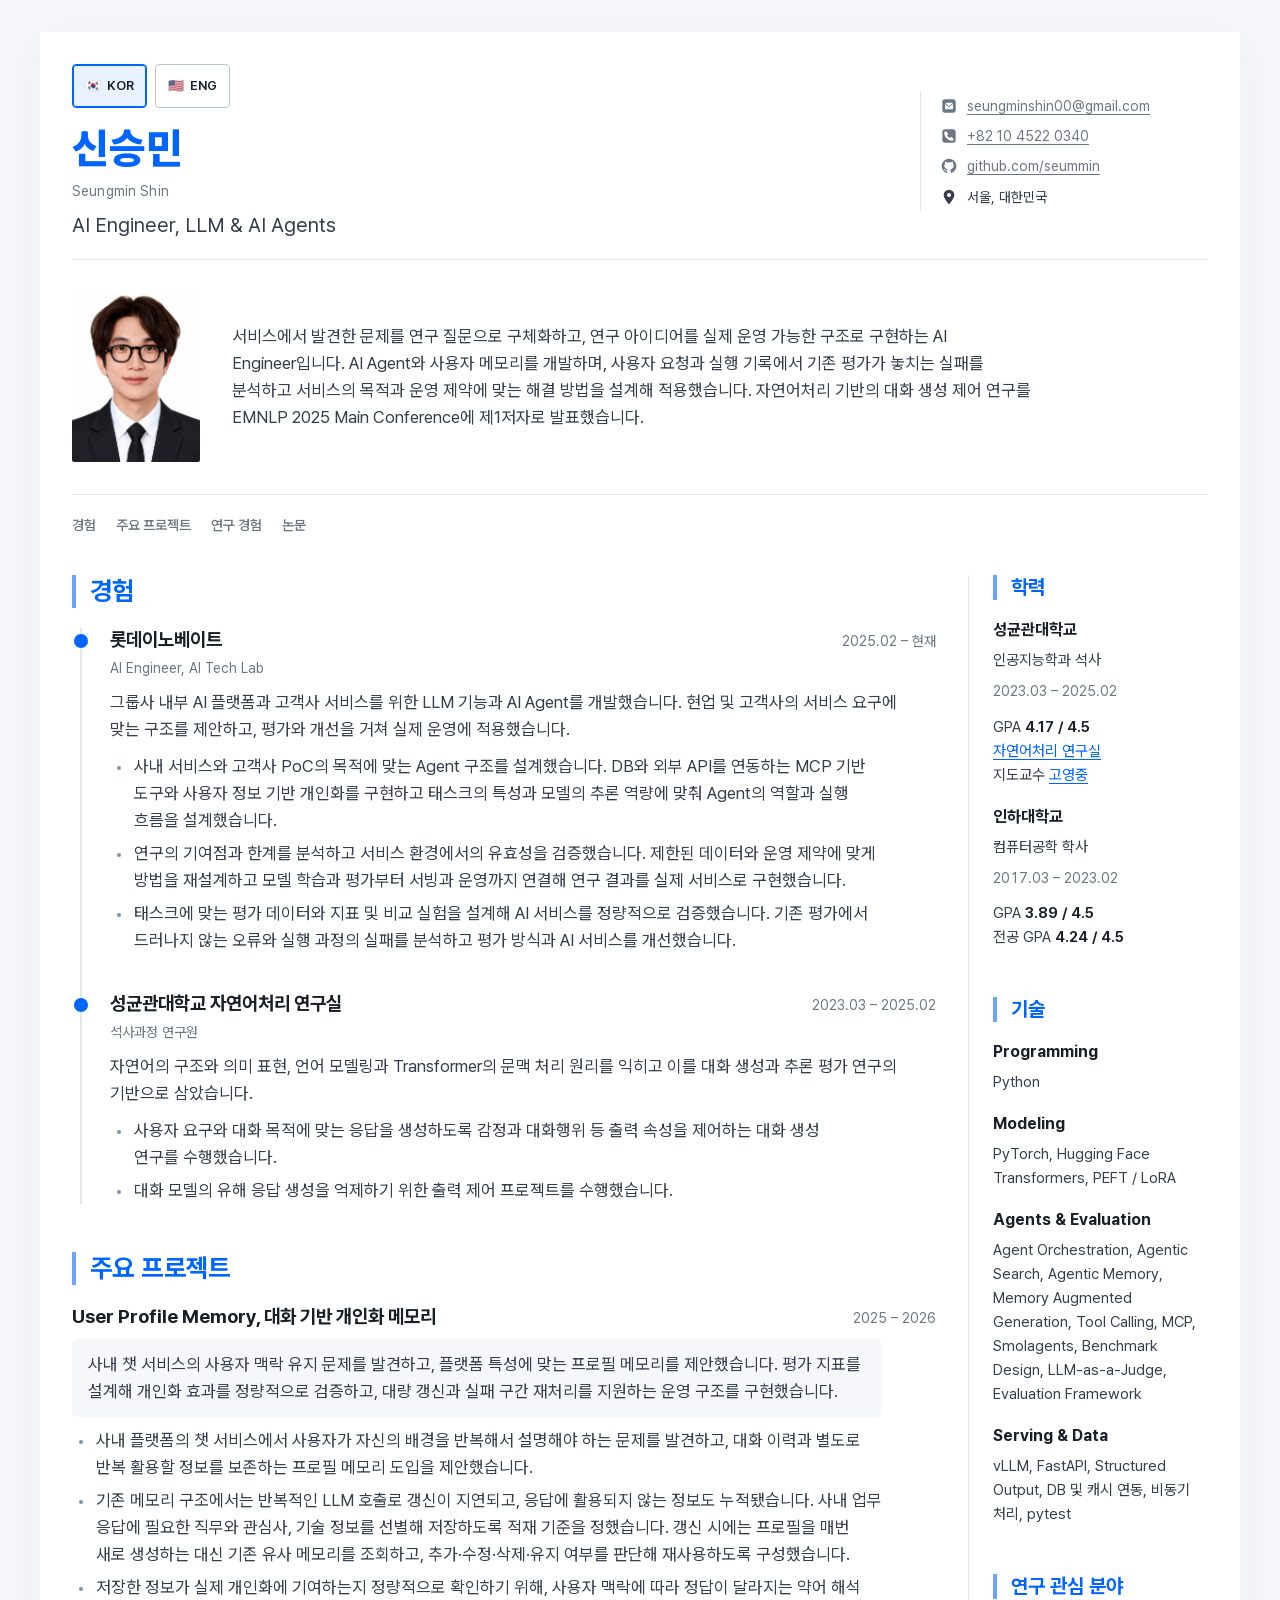
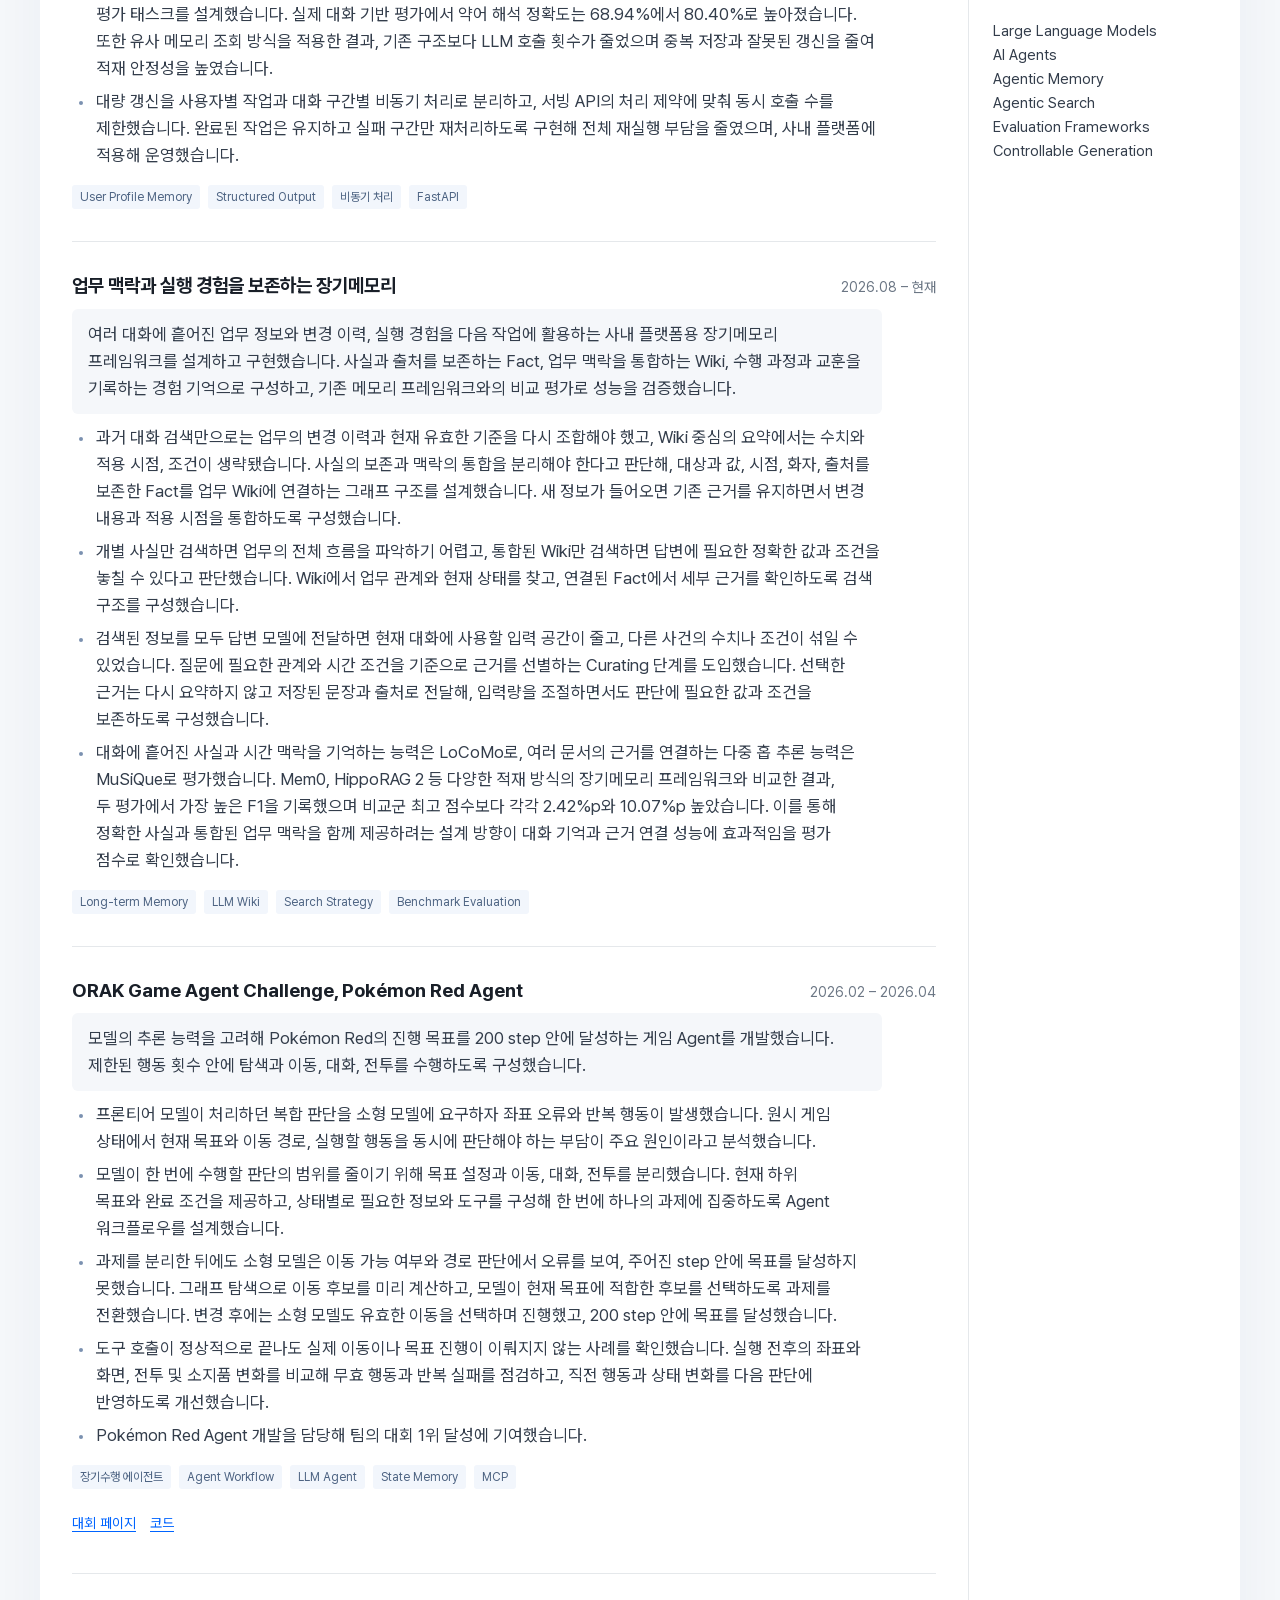
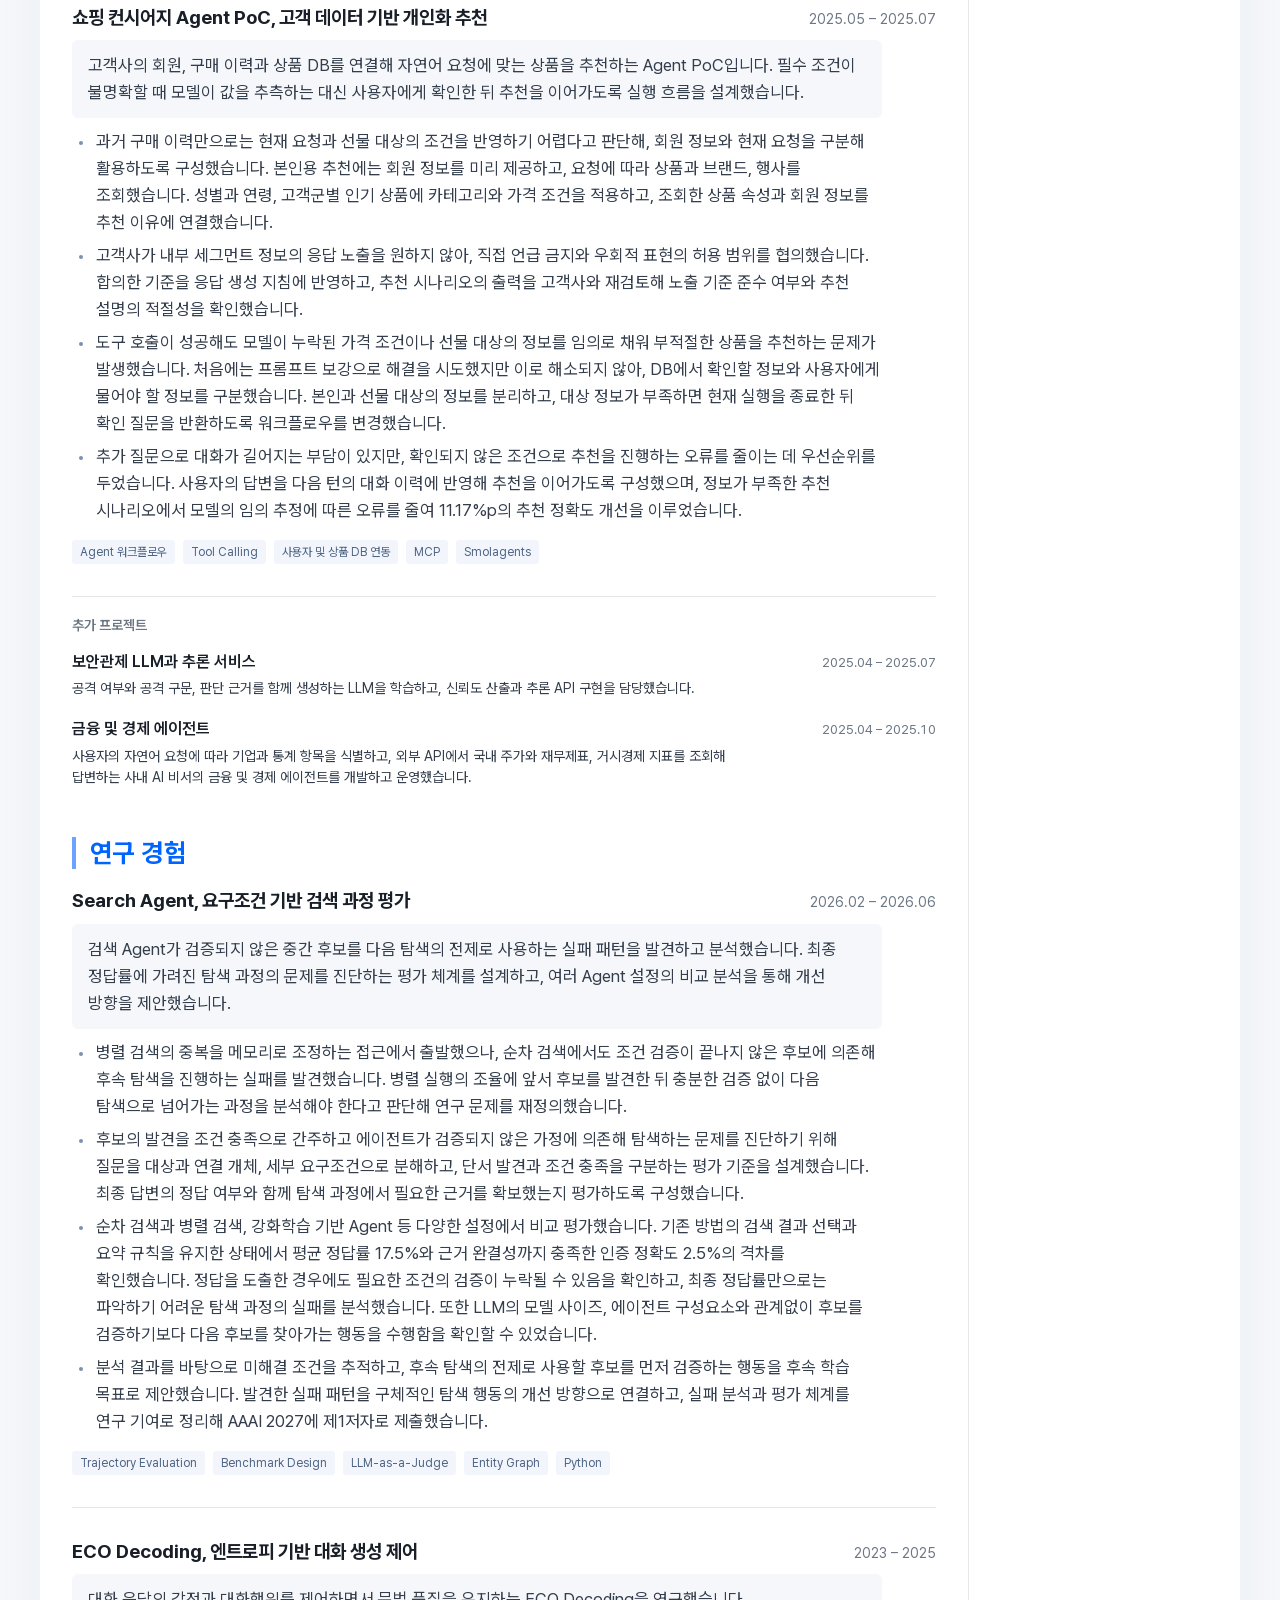
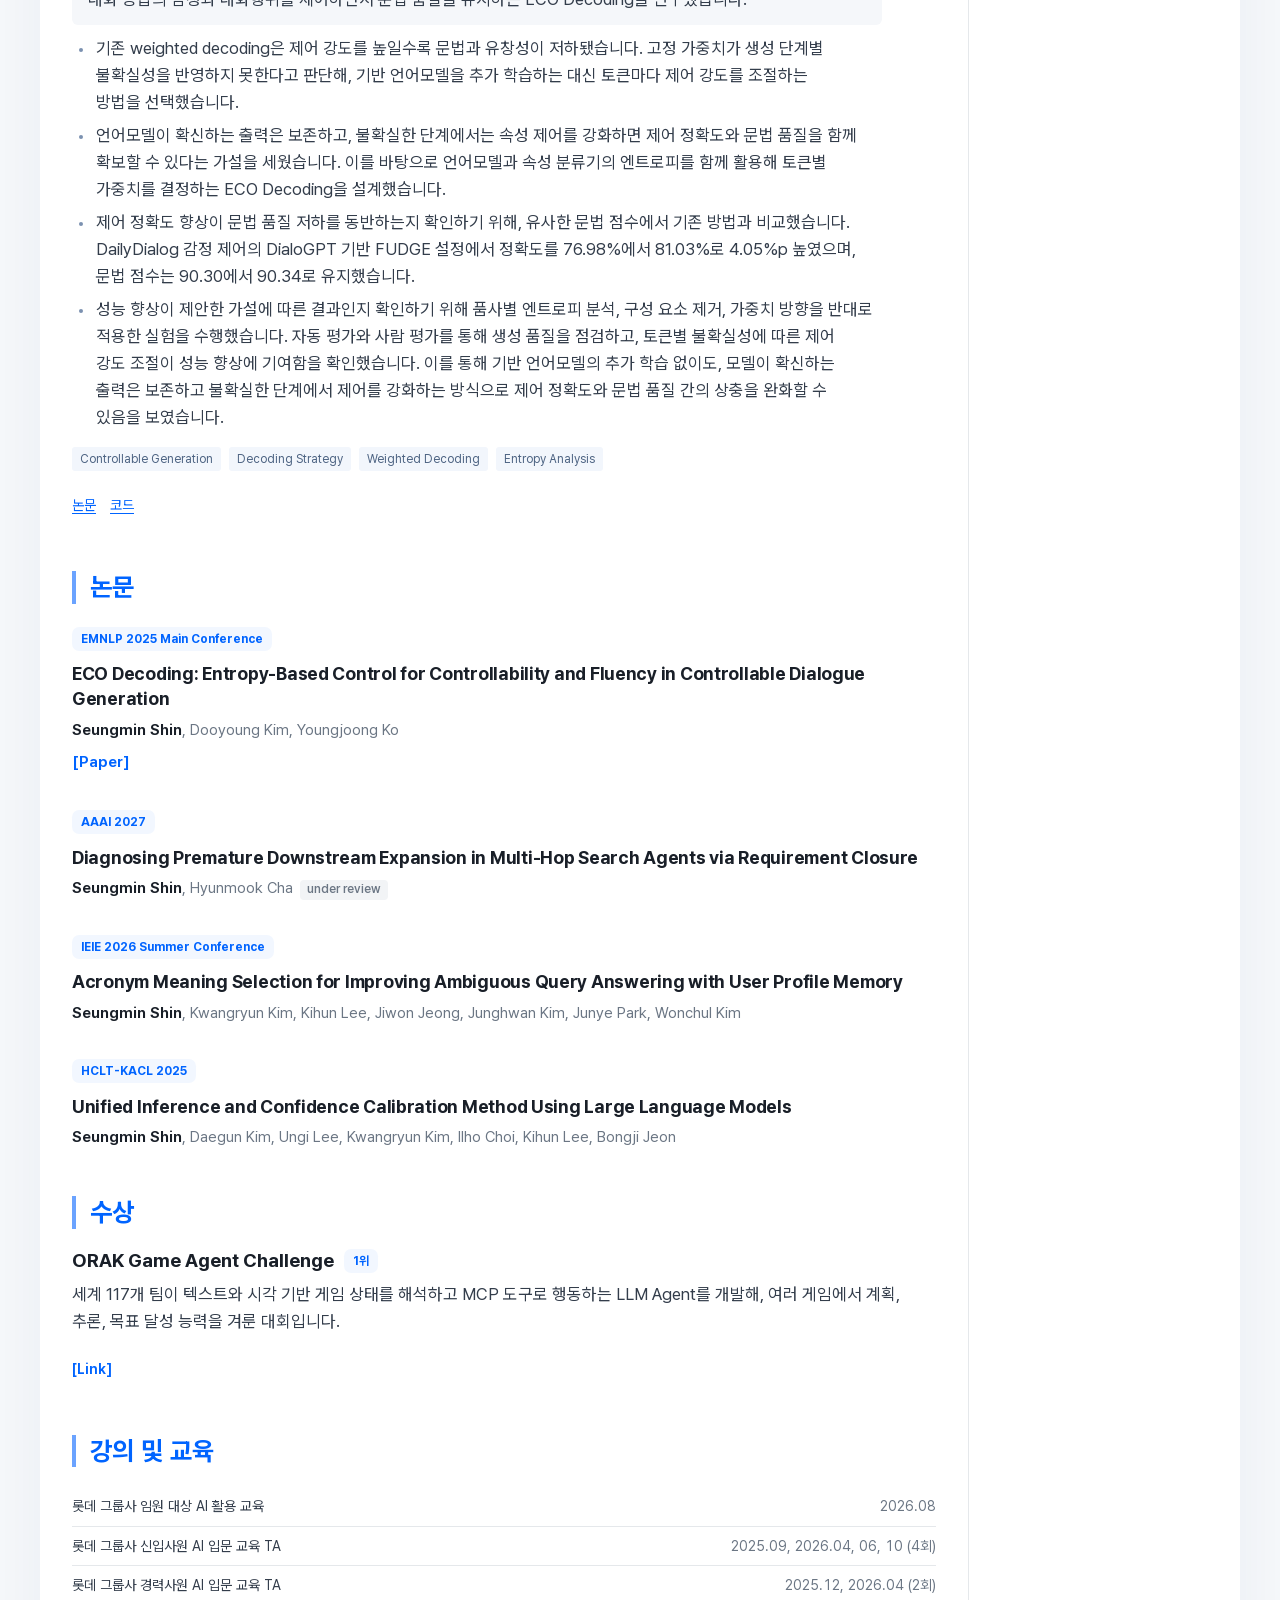
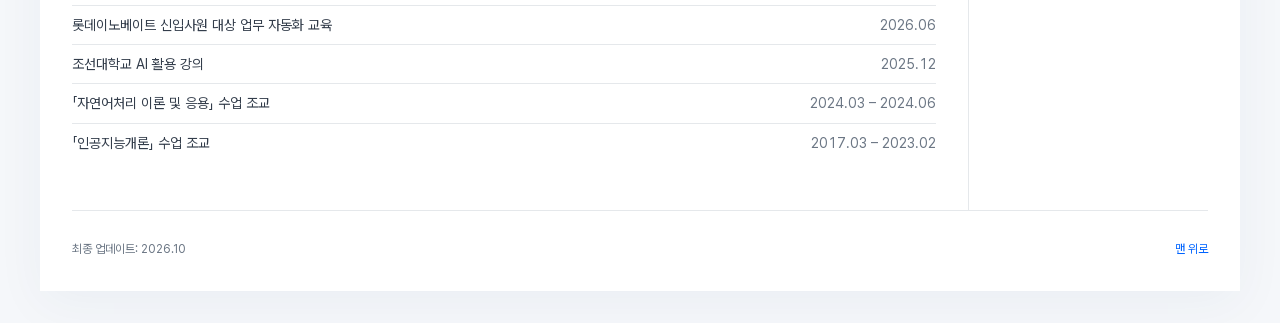
<file: ko.html>
<!doctype html>
<html lang="ko">
<head>
  <meta charset="utf-8">
  <meta name="viewport" content="width=device-width, initial-scale=1">
  <meta name="description" content="LLM과 AI Agent를 연구하고 개발하는 신승민의 이력서. 사용자 메모리, Agent 도구와 평가, LLM 추론 서비스를 개발합니다.">
  <meta name="theme-color" content="#477560">
  <title>신승민 | AI Engineer</title>
  <link rel="alternate" hreflang="ko" href="./ko.html">
  <link rel="alternate" hreflang="en" href="./en.html">
  <link rel="icon" href="data:image/svg+xml,%3Csvg xmlns='http://www.w3.org/2000/svg' viewBox='0 0 64 64'%3E%3Crect width='64' height='64' rx='12' fill='%23477560'/%3E%3Ctext x='32' y='44' text-anchor='middle' font-family='Arial' font-size='38' fill='white'%3ES%3C/text%3E%3C/svg%3E">
  <link rel="preload" href="./PretendardVariable.woff2" as="font" type="font/woff2" crossorigin>
  <link rel="stylesheet" href="./styles.css?v=22">
</head>
<body id="top">
  <a class="skip-link" href="#main-content">본문으로 건너뛰기</a>
  <div class="resume">
    <header class="header">
      <div class="identity">
        <nav class="language-switch" aria-label="Language / 언어">
          <a href="./ko.html" lang="ko" hreflang="ko" aria-current="page"><span aria-hidden="true">🇰🇷</span>KOR<span class="sr-only"> 한국어</span></a>
          <a href="./en.html" lang="en" hreflang="en"><span aria-hidden="true">🇺🇸</span>ENG<span class="sr-only"> English</span></a>
        </nav>
        <h1>신승민</h1>
        <p class="alternate-name">Seungmin Shin</p>
        <p class="role">AI Engineer, LLM &amp; AI Agents</p>
      </div>
      <address aria-label="연락처">
        <a href="mailto:seungminshin00@gmail.com"><svg class="contact-icon" viewBox="0 0 24 24" aria-hidden="true"><rect x="2" y="2" width="20" height="20" rx="4"/><rect x="6" y="7" width="12" height="10" rx="1" fill="white"/><path d="m6 8 6 5 6-5" fill="none" stroke="currentColor" stroke-width="1.5"/></svg><span>seungminshin00@gmail.com</span></a>
        <a href="tel:+821045220340"><svg class="contact-icon" viewBox="0 0 24 24" aria-hidden="true"><rect x="2" y="2" width="20" height="20" rx="4"/><path d="m8 5 3 4-2 2a12 12 0 0 0 4 4l2-2 4 3-1 3C11 20 4 13 5 6z" fill="white"/></svg><span>+82 10 4522 0340</span></a>
        <a href="https://github.com/seummin"><svg class="contact-icon" viewBox="0 0 24 24" aria-hidden="true"><path d="M12 1a11 11 0 0 0-3.48 21.44c.55.1.75-.24.75-.53v-2.05c-3.06.66-3.71-1.3-3.71-1.3-.5-1.27-1.22-1.61-1.22-1.61-1-.68.08-.67.08-.67 1.1.08 1.68 1.13 1.68 1.13.98 1.68 2.57 1.19 3.2.91.1-.71.39-1.19.7-1.46-2.45-.28-5.03-1.22-5.03-5.44 0-1.2.43-2.18 1.13-2.94-.11-.28-.49-1.4.11-2.91 0 0 .92-.29 3.02 1.13a10.5 10.5 0 0 1 5.5 0c2.1-1.42 3.02-1.13 3.02-1.13.6 1.51.22 2.63.11 2.91.7.76 1.13 1.74 1.13 2.94 0 4.23-2.58 5.16-5.04 5.44.4.34.75 1.01.75 2.04v3.05c0 .29.2.64.76.53A11 11 0 0 0 12 1z"/></svg><span>github.com/seummin</span></a>
        <span class="location"><svg class="contact-icon" viewBox="0 0 24 24" aria-hidden="true"><path fill-rule="evenodd" d="M12 1a8 8 0 0 0-8 8c0 5.4 8 14 8 14s8-8.6 8-14a8 8 0 0 0-8-8m0 5a3 3 0 1 1 0 6 3 3 0 0 1 0-6"/></svg><span>서울, 대한민국</span></span>
      </address>
    </header>
    <div class="intro">
      <img class="portrait" src="./portrait.png" alt="신승민 프로필 사진" width="1086" height="1448" fetchpriority="high">
      <p>서비스에서 발견한 문제를 연구 질문으로 구체화하고, 연구 아이디어를 실제 운영 가능한 구조로 구현하는 AI Engineer입니다. AI Agent와 사용자 메모리를 개발하며, 사용자 요청과 실행 기록에서 기존 평가가 놓치는 실패를 분석하고 서비스의 목적과 운영 제약에 맞는 해결 방법을 설계해 적용했습니다. 자연어처리 기반의 대화 생성 제어 연구를 EMNLP 2025 Main Conference에 제1저자로 발표했습니다.</p>
    </div>
    <nav class="section-nav" aria-label="이력서 목차"><a href="#experience">경험</a><a href="#projects">주요 프로젝트</a><a href="#research">연구 경험</a><a href="#publications">논문</a></nav>
    <div class="cv-grid">
      <main id="main-content">
        <section class="section" id="experience" aria-labelledby="experience-heading"><h2 id="experience-heading">경험</h2><article class="entry">
      <div class="entry-heading"><h3>롯데이노베이트</h3><p class="date">2025.02 – 현재</p></div>
      <p class="entry-subtitle">AI Engineer, AI Tech Lab</p>
      <p class="entry-summary">그룹사 내부 AI 플랫폼과 고객사 서비스를 위한 LLM 기능과 AI Agent를 개발했습니다. 현업 및 고객사의 서비스 요구에 맞는 구조를 제안하고, 평가와 개선을 거쳐 실제 운영에 적용했습니다.</p>
      <ul class="entry-bullets"><li>사내 서비스와 고객사 PoC의 목적에 맞는 Agent 구조를 설계했습니다. DB와 외부 API를 연동하는 MCP 기반 도구와 사용자 정보 기반 개인화를 구현하고 태스크의 특성과 모델의 추론 역량에 맞춰 Agent의 역할과 실행 흐름을 설계했습니다.</li><li>연구의 기여점과 한계를 분석하고 서비스 환경에서의 유효성을 검증했습니다. 제한된 데이터와 운영 제약에 맞게 방법을 재설계하고 모델 학습과 평가부터 서빙과 운영까지 연결해 연구 결과를 실제 서비스로 구현했습니다.</li><li>태스크에 맞는 평가 데이터와 지표 및 비교 실험을 설계해 AI 서비스를 정량적으로 검증했습니다. 기존 평가에서 드러나지 않는 오류와 실행 과정의 실패를 분석하고 평가 방식과 AI 서비스를 개선했습니다.</li></ul>


    </article><article class="entry">
      <div class="entry-heading"><h3>성균관대학교 자연어처리 연구실</h3><p class="date">2023.03 – 2025.02</p></div>
      <p class="entry-subtitle">석사과정 연구원</p>
      <p class="entry-summary">자연어의 구조와 의미 표현, 언어 모델링과 Transformer의 문맥 처리 원리를 익히고 이를 대화 생성과 추론 평가 연구의 기반으로 삼았습니다.</p>
      <ul class="entry-bullets"><li>사용자 요구와 대화 목적에 맞는 응답을 생성하도록 감정과 대화행위 등 출력 속성을 제어하는 대화 생성 연구를 수행했습니다.</li><li>대화 모델의 유해 응답 생성을 억제하기 위한 출력 제어 프로젝트를 수행했습니다.</li></ul>


    </article></section><section class="section" id="projects" aria-labelledby="projects-heading"><h2 id="projects-heading">주요 프로젝트</h2><article class="entry">
      <div class="entry-heading"><h3>User Profile Memory, 대화 기반 개인화 메모리</h3><p class="date">2025 – 2026</p></div>
      <p class="entry-summary">사내 챗 서비스의 사용자 맥락 유지 문제를 발견하고, 플랫폼 특성에 맞는 프로필 메모리를 제안했습니다. 평가 지표를 설계해 개인화 효과를 정량적으로 검증하고, 대량 갱신과 실패 구간 재처리를 지원하는 운영 구조를 구현했습니다.</p>
      <ul class="entry-bullets"><li>사내 플랫폼의 챗 서비스에서 사용자가 자신의 배경을 반복해서 설명해야 하는 문제를 발견하고, 대화 이력과 별도로 반복 활용할 정보를 보존하는 프로필 메모리 도입을 제안했습니다.</li><li>기존 메모리 구조에서는 반복적인 LLM 호출로 갱신이 지연되고, 응답에 활용되지 않는 정보도 누적됐습니다. 사내 업무 응답에 필요한 직무와 관심사, 기술 정보를 선별해 저장하도록 적재 기준을 정했습니다. 갱신 시에는 프로필을 매번 새로 생성하는 대신 기존 유사 메모리를 조회하고, 추가·수정·삭제·유지 여부를 판단해 재사용하도록 구성했습니다.</li><li>저장한 정보가 실제 개인화에 기여하는지 정량적으로 확인하기 위해, 사용자 맥락에 따라 정답이 달라지는 약어 해석 평가 태스크를 설계했습니다. 실제 대화 기반 평가에서 약어 해석 정확도는 68.94%에서 80.40%로 높아졌습니다. 또한 유사 메모리 조회 방식을 적용한 결과, 기존 구조보다 LLM 호출 횟수가 줄었으며 중복 저장과 잘못된 갱신을 줄여 적재 안정성을 높였습니다.</li><li>대량 갱신을 사용자별 작업과 대화 구간별 비동기 처리로 분리하고, 서빙 API의 처리 제약에 맞춰 동시 호출 수를 제한했습니다. 완료된 작업은 유지하고 실패 구간만 재처리하도록 구현해 전체 재실행 부담을 줄였으며, 사내 플랫폼에 적용해 운영했습니다.</li></ul>
      <ul class="tags" aria-label="Technologies"><li>User Profile Memory</li><li>Structured Output</li><li>비동기 처리</li><li>FastAPI</li></ul>

    </article><article class="entry">
      <div class="entry-heading"><h3>업무 맥락과 실행 경험을 보존하는 장기메모리</h3><p class="date">2026.08 – 현재</p></div>
      <p class="entry-summary">여러 대화에 흩어진 업무 정보와 변경 이력, 실행 경험을 다음 작업에 활용하는 사내 플랫폼용 장기메모리 프레임워크를 설계하고 구현했습니다. 사실과 출처를 보존하는 Fact, 업무 맥락을 통합하는 Wiki, 수행 과정과 교훈을 기록하는 경험 기억으로 구성하고, 기존 메모리 프레임워크와의 비교 평가로 성능을 검증했습니다.</p>
      <ul class="entry-bullets"><li>과거 대화 검색만으로는 업무의 변경 이력과 현재 유효한 기준을 다시 조합해야 했고, Wiki 중심의 요약에서는 수치와 적용 시점, 조건이 생략됐습니다. 사실의 보존과 맥락의 통합을 분리해야 한다고 판단해, 대상과 값, 시점, 화자, 출처를 보존한 Fact를 업무 Wiki에 연결하는 그래프 구조를 설계했습니다. 새 정보가 들어오면 기존 근거를 유지하면서 변경 내용과 적용 시점을 통합하도록 구성했습니다.</li><li>개별 사실만 검색하면 업무의 전체 흐름을 파악하기 어렵고, 통합된 Wiki만 검색하면 답변에 필요한 정확한 값과 조건을 놓칠 수 있다고 판단했습니다. Wiki에서 업무 관계와 현재 상태를 찾고, 연결된 Fact에서 세부 근거를 확인하도록 검색 구조를 구성했습니다.</li><li>검색된 정보를 모두 답변 모델에 전달하면 현재 대화에 사용할 입력 공간이 줄고, 다른 사건의 수치나 조건이 섞일 수 있었습니다. 질문에 필요한 관계와 시간 조건을 기준으로 근거를 선별하는 Curating 단계를 도입했습니다. 선택한 근거는 다시 요약하지 않고 저장된 문장과 출처로 전달해, 입력량을 조절하면서도 판단에 필요한 값과 조건을 보존하도록 구성했습니다.</li><li>대화에 흩어진 사실과 시간 맥락을 기억하는 능력은 LoCoMo로, 여러 문서의 근거를 연결하는 다중 홉 추론 능력은 MuSiQue로 평가했습니다. Mem0, HippoRAG 2 등 다양한 적재 방식의 장기메모리 프레임워크와 비교한 결과, 두 평가에서 가장 높은 F1을 기록했으며 비교군 최고 점수보다 각각 2.42%p와 10.07%p 높았습니다. 이를 통해 정확한 사실과 통합된 업무 맥락을 함께 제공하려는 설계 방향이 대화 기억과 근거 연결 성능에 효과적임을 평가 점수로 확인했습니다.</li></ul>
      <ul class="tags" aria-label="Technologies"><li>Long-term Memory</li><li>LLM Wiki</li><li>Search Strategy</li><li>Benchmark Evaluation</li></ul>
    </article><article class="entry">
      <div class="entry-heading"><h3>ORAK Game Agent Challenge, Pokémon Red Agent</h3><p class="date">2026.02 – 2026.04</p></div>
      <p class="entry-summary">모델의 추론 능력을 고려해 Pokémon Red의 진행 목표를 200 step 안에 달성하는 게임 Agent를 개발했습니다. 제한된 행동 횟수 안에 탐색과 이동, 대화, 전투를 수행하도록 구성했습니다.</p>
      <ul class="entry-bullets"><li>프론티어 모델이 처리하던 복합 판단을 소형 모델에 요구하자 좌표 오류와 반복 행동이 발생했습니다. 원시 게임 상태에서 현재 목표와 이동 경로, 실행할 행동을 동시에 판단해야 하는 부담이 주요 원인이라고 분석했습니다.</li><li>모델이 한 번에 수행할 판단의 범위를 줄이기 위해 목표 설정과 이동, 대화, 전투를 분리했습니다. 현재 하위 목표와 완료 조건을 제공하고, 상태별로 필요한 정보와 도구를 구성해 한 번에 하나의 과제에 집중하도록 Agent 워크플로우를 설계했습니다.</li><li>과제를 분리한 뒤에도 소형 모델은 이동 가능 여부와 경로 판단에서 오류를 보여, 주어진 step 안에 목표를 달성하지 못했습니다. 그래프 탐색으로 이동 후보를 미리 계산하고, 모델이 현재 목표에 적합한 후보를 선택하도록 과제를 전환했습니다. 변경 후에는 소형 모델도 유효한 이동을 선택하며 진행했고, 200 step 안에 목표를 달성했습니다.</li><li>도구 호출이 정상적으로 끝나도 실제 이동이나 목표 진행이 이뤄지지 않는 사례를 확인했습니다. 실행 전후의 좌표와 화면, 전투 및 소지품 변화를 비교해 무효 행동과 반복 실패를 점검하고, 직전 행동과 상태 변화를 다음 판단에 반영하도록 개선했습니다.</li><li>Pokémon Red Agent 개발을 담당해 팀의 대회 1위 달성에 기여했습니다.</li></ul>
      <ul class="tags" aria-label="Technologies"><li>장기수행 에이전트</li><li>Agent Workflow</li><li>LLM Agent</li><li>State Memory</li><li>MCP</li></ul>
      <div class="entry-links"><a href="https://www.aicrowd.com/challenges/orak-game-agent-challenge-2025">대회 페이지</a><a href="https://github.com/seummin/orak-2025-starter-kit">코드</a></div>
    </article><article class="entry">
      <div class="entry-heading"><h3>쇼핑 컨시어지 Agent PoC, 고객 데이터 기반 개인화 추천</h3><p class="date">2025.05 – 2025.07</p></div>
      <p class="entry-summary">고객사의 회원, 구매 이력과 상품 DB를 연결해 자연어 요청에 맞는 상품을 추천하는 Agent PoC입니다. 필수 조건이 불명확할 때 모델이 값을 추측하는 대신 사용자에게 확인한 뒤 추천을 이어가도록 실행 흐름을 설계했습니다.</p>
      <ul class="entry-bullets"><li>과거 구매 이력만으로는 현재 요청과 선물 대상의 조건을 반영하기 어렵다고 판단해, 회원 정보와 현재 요청을 구분해 활용하도록 구성했습니다. 본인용 추천에는 회원 정보를 미리 제공하고, 요청에 따라 상품과 브랜드, 행사를 조회했습니다. 성별과 연령, 고객군별 인기 상품에 카테고리와 가격 조건을 적용하고, 조회한 상품 속성과 회원 정보를 추천 이유에 연결했습니다.</li><li>고객사가 내부 세그먼트 정보의 응답 노출을 원하지 않아, 직접 언급 금지와 우회적 표현의 허용 범위를 협의했습니다. 합의한 기준을 응답 생성 지침에 반영하고, 추천 시나리오의 출력을 고객사와 재검토해 노출 기준 준수 여부와 추천 설명의 적절성을 확인했습니다.</li><li>도구 호출이 성공해도 모델이 누락된 가격 조건이나 선물 대상의 정보를 임의로 채워 부적절한 상품을 추천하는 문제가 발생했습니다. 처음에는 프롬프트 보강으로 해결을 시도했지만 이로 해소되지 않아, DB에서 확인할 정보와 사용자에게 물어야 할 정보를 구분했습니다. 본인과 선물 대상의 정보를 분리하고, 대상 정보가 부족하면 현재 실행을 종료한 뒤 확인 질문을 반환하도록 워크플로우를 변경했습니다.</li><li>추가 질문으로 대화가 길어지는 부담이 있지만, 확인되지 않은 조건으로 추천을 진행하는 오류를 줄이는 데 우선순위를 두었습니다. 사용자의 답변을 다음 턴의 대화 이력에 반영해 추천을 이어가도록 구성했으며, 정보가 부족한 추천 시나리오에서 모델의 임의 추정에 따른 오류를 줄여 11.17%p의 추천 정확도 개선을 이루었습니다.</li></ul>
      <ul class="tags" aria-label="Technologies"><li>Agent 워크플로우</li><li>Tool Calling</li><li>사용자 및 상품 DB 연동</li><li>MCP</li><li>Smolagents</li></ul>

    </article><div class="additional-projects" id="other-projects" aria-labelledby="other-projects-heading"><h3 id="other-projects-heading">추가 프로젝트</h3><article class="additional-project"><div class="additional-project-heading"><h4>보안관제 LLM과 추론 서비스</h4><p class="date">2025.04 – 2025.07</p></div><p class="additional-project-description">공격 여부와 공격 구문, 판단 근거를 함께 생성하는 LLM을 학습하고, 신뢰도 산출과 추론 API 구현을 담당했습니다.</p></article><article class="additional-project"><div class="additional-project-heading"><h4>금융 및 경제 에이전트</h4><p class="date">2025.04 – 2025.10</p></div><p class="additional-project-description">사용자의 자연어 요청에 따라 기업과 통계 항목을 식별하고, 외부 API에서 국내 주가와 재무제표, 거시경제 지표를 조회해 답변하는 사내 AI 비서의 금융 및 경제 에이전트를 개발하고 운영했습니다.</p></article></div></section><section class="section" id="research" aria-labelledby="research-heading"><h2 id="research-heading">연구 경험</h2><article class="entry">
      <div class="entry-heading"><h3>Search Agent, 요구조건 기반 검색 과정 평가</h3><p class="date">2026.02 – 2026.06</p></div>
      <p class="entry-summary">검색 Agent가 검증되지 않은 중간 후보를 다음 탐색의 전제로 사용하는 실패 패턴을 발견하고 분석했습니다. 최종 정답률에 가려진 탐색 과정의 문제를 진단하는 평가 체계를 설계하고, 여러 Agent 설정의 비교 분석을 통해 개선 방향을 제안했습니다.</p>
      <ul class="entry-bullets"><li>병렬 검색의 중복을 메모리로 조정하는 접근에서 출발했으나, 순차 검색에서도 조건 검증이 끝나지 않은 후보에 의존해 후속 탐색을 진행하는 실패를 발견했습니다. 병렬 실행의 조율에 앞서 후보를 발견한 뒤 충분한 검증 없이 다음 탐색으로 넘어가는 과정을 분석해야 한다고 판단해 연구 문제를 재정의했습니다.</li><li>후보의 발견을 조건 충족으로 간주하고 에이전트가 검증되지 않은 가정에 의존해 탐색하는 문제를 진단하기 위해 질문을 대상과 연결 개체, 세부 요구조건으로 분해하고, 단서 발견과 조건 충족을 구분하는 평가 기준을 설계했습니다. 최종 답변의 정답 여부와 함께 탐색 과정에서 필요한 근거를 확보했는지 평가하도록 구성했습니다.</li><li>순차 검색과 병렬 검색, 강화학습 기반 Agent 등 다양한 설정에서 비교 평가했습니다. 기존 방법의 검색 결과 선택과 요약 규칙을 유지한 상태에서 평균 정답률 17.5%와 근거 완결성까지 충족한 인증 정확도 2.5%의 격차를 확인했습니다. 정답을 도출한 경우에도 필요한 조건의 검증이 누락될 수 있음을 확인하고, 최종 정답률만으로는 파악하기 어려운 탐색 과정의 실패를 분석했습니다. 또한 LLM의 모델 사이즈, 에이전트 구성요소와 관계없이 후보를 검증하기보다 다음 후보를 찾아가는 행동을 수행함을 확인할 수 있었습니다.</li><li>분석 결과를 바탕으로 미해결 조건을 추적하고, 후속 탐색의 전제로 사용할 후보를 먼저 검증하는 행동을 후속 학습 목표로 제안했습니다. 발견한 실패 패턴을 구체적인 탐색 행동의 개선 방향으로 연결하고, 실패 분석과 평가 체계를 연구 기여로 정리해 AAAI 2027에 제1저자로 제출했습니다.</li></ul>
      <ul class="tags" aria-label="Technologies"><li>Trajectory Evaluation</li><li>Benchmark Design</li><li>LLM-as-a-Judge</li><li>Entity Graph</li><li>Python</li></ul>

    </article><article class="entry">
      <div class="entry-heading"><h3>ECO Decoding, 엔트로피 기반 대화 생성 제어</h3><p class="date">2023 – 2025</p></div>
      <p class="entry-summary">대화 응답의 감정과 대화행위를 제어하면서 문법 품질을 유지하는 ECO Decoding을 연구했습니다.</p>
      <ul class="entry-bullets"><li>기존 weighted decoding은 제어 강도를 높일수록 문법과 유창성이 저하됐습니다. 고정 가중치가 생성 단계별 불확실성을 반영하지 못한다고 판단해, 기반 언어모델을 추가 학습하는 대신 토큰마다 제어 강도를 조절하는 방법을 선택했습니다.</li><li>언어모델이 확신하는 출력은 보존하고, 불확실한 단계에서는 속성 제어를 강화하면 제어 정확도와 문법 품질을 함께 확보할 수 있다는 가설을 세웠습니다. 이를 바탕으로 언어모델과 속성 분류기의 엔트로피를 함께 활용해 토큰별 가중치를 결정하는 ECO Decoding을 설계했습니다.</li><li>제어 정확도 향상이 문법 품질 저하를 동반하는지 확인하기 위해, 유사한 문법 점수에서 기존 방법과 비교했습니다. DailyDialog 감정 제어의 DialoGPT 기반 FUDGE 설정에서 정확도를 76.98%에서 81.03%로 4.05%p 높였으며, 문법 점수는 90.30에서 90.34로 유지했습니다.</li><li>성능 향상이 제안한 가설에 따른 결과인지 확인하기 위해 품사별 엔트로피 분석, 구성 요소 제거, 가중치 방향을 반대로 적용한 실험을 수행했습니다. 자동 평가와 사람 평가를 통해 생성 품질을 점검하고, 토큰별 불확실성에 따른 제어 강도 조절이 성능 향상에 기여함을 확인했습니다. 이를 통해 기반 언어모델의 추가 학습 없이도, 모델이 확신하는 출력은 보존하고 불확실한 단계에서 제어를 강화하는 방식으로 제어 정확도와 문법 품질 간의 상충을 완화할 수 있음을 보였습니다.</li></ul>
      <ul class="tags" aria-label="Technologies"><li>Controllable Generation</li><li>Decoding Strategy</li><li>Weighted Decoding</li><li>Entropy Analysis</li></ul>
      <div class="entry-links"><a href="https://aclanthology.org/2025.emnlp-main.1437/">논문</a><a href="https://github.com/seummin/ECODecoding">코드</a></div>
    </article></section>
        <section class="section" id="publications" aria-labelledby="publications-heading">
          <h2 id="publications-heading">논문</h2><ol class="publication-list"><li class="publication"><span class="publication-venue">EMNLP 2025 Main Conference</span><h3>ECO Decoding: Entropy-Based Control for Controllability and Fluency in Controllable Dialogue Generation</h3><p class="publication-authors"><strong>Seungmin Shin</strong>, Dooyoung Kim, Youngjoong Ko</p><a class="paper-link" href="https://arxiv.org/abs/2511.01568">[Paper]</a></li><li class="publication"><span class="publication-venue">AAAI 2027</span><h3>Diagnosing Premature Downstream Expansion in Multi-Hop Search Agents via Requirement Closure</h3><p class="publication-authors"><strong>Seungmin Shin</strong>, Hyunmook Cha<span class="review-status">under review</span></p></li><li class="publication"><span class="publication-venue">IEIE 2026 Summer Conference</span><h3>Acronym Meaning Selection for Improving Ambiguous Query Answering with User Profile Memory</h3><p class="publication-authors"><strong>Seungmin Shin</strong>, Kwangryun Kim, Kihun Lee, Jiwon Jeong, Junghwan Kim, Junye Park, Wonchul Kim</p></li><li class="publication"><span class="publication-venue">HCLT-KACL 2025</span><h3>Unified Inference and Confidence Calibration Method Using Large Language Models</h3><p class="publication-authors"><strong>Seungmin Shin</strong>, Daegun Kim, Ungi Lee, Kwangryun Kim, Ilho Choi, Kihun Lee, Bongji Jeon</p></li></ol>
        </section>
        <section class="section awards" id="awards" aria-labelledby="awards-heading">
          <h2 id="awards-heading">수상</h2>
          <div class="award-heading"><h3>ORAK Game Agent Challenge</h3><span class="publication-venue">1위</span></div>
          <p class="award-description">세계 117개 팀이 텍스트와 시각 기반 게임 상태를 해석하고 MCP 도구로 행동하는 LLM Agent를 개발해, 여러 게임에서 계획, 추론, 목표 달성 능력을 겨룬 대회입니다.</p>
          <div class="entry-links"><a class="award-link" href="https://www.aicrowd.com/challenges/orak-game-agent-challenge-2025/winners">[Link]</a></div>
        </section>
        <section class="section" id="teaching" aria-labelledby="teaching-heading">
          <h2 id="teaching-heading">강의 및 교육</h2><ul class="teaching-list"><li><span>롯데 그룹사 임원 대상 AI 활용 교육</span><span class="date">2026.08</span></li><li><span>롯데 그룹사 신입사원 AI 입문 교육 TA</span><span class="date">2025.09, 2026.04, 06, 10 (4회)</span></li><li><span>롯데 그룹사 경력사원 AI 입문 교육 TA</span><span class="date">2025.12, 2026.04 (2회)</span></li><li><span>롯데이노베이트 신입사원 대상 업무 자동화 교육</span><span class="date">2026.06</span></li><li><span>조선대학교 AI 활용 강의</span><span class="date">2025.12</span></li><li><span>「자연어처리 이론 및 응용」 수업 조교</span><span class="date">2024.03 – 2024.06</span></li><li><span>「인공지능개론」 수업 조교</span><span class="date">2017.03 – 2023.02</span></li></ul>
        </section>
      </main>
      <aside class="sidebar">
        <section class="section" aria-labelledby="education-heading"><h2 id="education-heading">학력</h2><article class="school"><h3>성균관대학교</h3><p>인공지능학과 석사</p><p class="date">2023.03 – 2025.02</p><p>GPA <strong>4.17 / 4.5</strong></p><p><a href="https://nlplab-skku.github.io/">자연어처리 연구실</a></p><p>지도교수 <a href="https://nlp.skku.edu/">고영중</a></p></article><article class="school"><h3>인하대학교</h3><p>컴퓨터공학 학사</p><p class="date">2017.03 – 2023.02</p><p>GPA <strong>3.89 / 4.5</strong></p><p>전공 GPA <strong>4.24 / 4.5</strong></p></article></section>
        <section class="section" aria-labelledby="skills-heading"><h2 id="skills-heading">기술</h2><div class="skill"><h3>Programming</h3><p>Python</p></div><div class="skill"><h3>Modeling</h3><p>PyTorch, Hugging Face Transformers, PEFT / LoRA</p></div><div class="skill"><h3>Agents &amp; Evaluation</h3><p>Agent Orchestration, Agentic Search, Agentic Memory, Memory Augmented Generation, Tool Calling, MCP, Smolagents, Benchmark Design, LLM-as-a-Judge, Evaluation Framework</p></div><div class="skill"><h3>Serving &amp; Data</h3><p>vLLM, FastAPI, Structured Output, DB 및 캐시 연동, 비동기 처리, pytest</p></div></section>
        <section class="section" aria-labelledby="interests-heading"><h2 id="interests-heading">연구 관심 분야</h2><ul class="interest-list"><li>Large Language Models</li><li>AI Agents</li><li>Agentic Memory</li><li>Agentic Search</li><li>Evaluation Frameworks</li><li>Controllable Generation</li></ul></section>
      </aside>
    </div>
    <footer><span>최종 업데이트: 2026.10</span><a href="#top">맨 위로</a></footer>
  </div>
</body>
</html>
</file>
<file: styles.css>
@font-face {
  font-family: "Pretendard Variable";
  font-style: normal;
  font-weight: 45 920;
  font-display: swap;
  src: url("./PretendardVariable.woff2") format("woff2");
}
/* Typography skill: petekp/agent-skills, skills/typography/SKILL.md.
   Phi is a design scale, not a guarantee of readability: measure and CJK
   line spacing take precedence. Keep every paragraph available at all widths. */
:root {
  color-scheme: light;
  --phi: 1.618;
  --text-base: clamp(1rem, .975rem + .1vw, 1.0625rem);
  --text-small: .875rem;
  --text-section: calc(1rem * var(--phi));
  --text-display: calc(1rem * var(--phi) * var(--phi));
  --rhythm: calc(1rem * var(--phi));
  --space-xs: .5rem;
  --space-sm: 1rem;
  --space-md: 1.25rem;
  --space-lg: 2rem;
  --space-section: 3rem;
  --measure: 78ch;
  --body-leading: 1.55;
  --ink: #333d4b;
  --heading: #191f28;
  --muted: #6b7684;
  --accent: #0064ff;
  --display-accent: #0064ff;
  --line: #e5e8eb;
  --soft: #f2f7ff;
}
* { box-sizing: border-box; }
html { scroll-behavior: smooth; scroll-padding-top: 2rem; text-size-adjust: 100%; }
html:lang(ko) { --measure: 48ic; --body-leading: 1.6; }
body {
  margin: 0;
  padding: var(--space-lg) 24px;
  background: #f5f7fa;
  color: var(--ink);
  font-family: "Pretendard Variable", Pretendard, system-ui, -apple-system, "Segoe UI", "Malgun Gothic", "Apple SD Gothic Neo", Arial, sans-serif;
  font-size: var(--text-base);
  line-height: var(--body-leading);
  font-weight: 400;
  font-kerning: normal;
  font-optical-sizing: auto;
  overflow-wrap: break-word;
}
body:lang(ko) { word-break: keep-all; }
a { color: var(--accent); text-decoration-thickness: 1px; text-underline-offset: 3px; }
a:hover { color: #0052cc; }
a:focus-visible, button:focus-visible { outline: 3px solid var(--accent); outline-offset: 4px; border-radius: 3px; }
p, ul, ol { margin: 0; }
p, li { text-wrap: pretty; }
strong { color: var(--heading); font-weight: 650; }
h1, h2, h3 { margin: 0; line-height: 1.25; text-wrap: balance; }
button, a { -webkit-tap-highlight-color: transparent; }
.resume { max-width: 75rem; margin: 0 auto; padding: var(--space-lg) var(--space-lg) var(--space-md); background: #fff; box-shadow: 0 12px 48px #193b670c; }
.skip-link { position: fixed; top: -100px; left: 24px; z-index: 2; padding: 10px 18px; background: white; }
.skip-link:focus { top: 12px; }
.sr-only { position: absolute; width: 1px; height: 1px; padding: 0; margin: -1px; overflow: hidden; clip: rect(0,0,0,0); white-space: nowrap; border: 0; }
.header { display: grid; grid-template-columns: minmax(0,1fr) 18rem; align-items: center; gap: var(--space-md); padding-bottom: var(--space-md); border-bottom: 1px solid var(--line); }
.identity { min-width: 0; }
.language-switch { display: inline-flex; gap: .5rem; margin-bottom: 1rem; }
.language-switch a { display: inline-flex; gap: 6px; align-items: center; justify-content: center; min-height: 44px; padding: 8px 12px; border: 1px solid #b7c5d8; border-radius: 4px; color: var(--heading); text-decoration: none; font-size: .8125rem; line-height: 1.25; font-weight: 600; }
.language-switch a[aria-current] { border-color: var(--accent); box-shadow: inset 0 0 0 1px var(--accent); background: #e8f1ff; }
h1 { color: var(--display-accent); font-size: clamp(2.125rem, 1.5rem + 1.5vw, var(--text-display)); font-weight: 850; letter-spacing: .075em; text-transform: uppercase; line-height: 1.15; }
html:lang(ko) h1 { letter-spacing: .025em; }
.alternate-name { color: var(--muted); font-size: var(--text-small); margin-top: var(--space-xs); letter-spacing: .01em; }
.role { font-size: 1.25rem; font-weight: 400; margin-top: var(--space-xs); line-height: 1.4; }
address { border-left: 1px solid var(--line); padding-left: 20px; font-size: var(--text-small); line-height: 1.6; font-style: normal; }
address a, address .location { display: flex; align-items: center; gap: 10px; padding-block: 4px; }
.contact-icon { width: 16px; height: 16px; flex: 0 0 16px; fill: currentColor; }
address a { color: var(--muted); }
address a span { text-decoration: underline; text-underline-offset: 3px; }
.intro { display: grid; grid-template-columns: 128px minmax(0,1fr); align-items: center; gap: var(--space-lg); padding: var(--space-lg) 0; border-bottom: 1px solid var(--line); }
.intro p { max-inline-size: var(--measure); }
.portrait { display: block; width: 128px; max-width: 100%; height: auto; aspect-ratio: 3/4; margin: 0 auto; border-radius: 2px; }
.intro strong { font-weight: 650; }
.section-nav { display: flex; flex-wrap: wrap; gap: 0 20px; padding-block: var(--space-xs); margin-bottom: var(--space-md); font-size: var(--text-small); font-weight: 550; }
.section-nav a { display: inline-flex; align-items: center; min-height: 44px; color: var(--muted); text-decoration: none; }
.section-nav a:hover { color: var(--accent); }
/* Give prose the available width; keep supporting facts in a compact sidebar. */
.cv-grid { display: grid; grid-template-columns: minmax(0,1fr) 15rem; gap: var(--space-lg); }
main { min-width: 0; }
.sidebar { min-width: 0; border-left: 1px solid var(--line); padding-left: 24px; }
.section { margin-bottom: var(--space-section); }
h2 { color: var(--display-accent); border-left: 4px solid #6ba3ff; padding-left: 14px; font-size: var(--text-section); font-weight: 700; letter-spacing: .055em; text-transform: uppercase; margin-bottom: var(--space-md); }
html:lang(ko) h2 { letter-spacing: .015em; }
h3 { color: var(--heading); font-size: 1.1875rem; font-weight: 700; }
.entry { margin-bottom: var(--space-lg); }
.entry:last-child { margin-bottom: 0; }
/* Experience timeline: the rail spans the spacing between entries. */
#experience .entry { position: relative; margin: 0 0 0 8px; padding: 0 0 var(--space-lg) 28px; border-left: 2px solid var(--line); }
#experience .entry:last-child { padding-bottom: 0; }
#experience .entry::before { position: absolute; top: .4rem; left: -8px; width: 14px; height: 14px; border-radius: 50%; background: var(--display-accent); content: ""; }
.entry-heading { display: flex; flex-wrap: wrap; justify-content: space-between; align-items: baseline; gap: var(--space-xs) 1rem; }
.entry-heading h3 { display: block; font-size: 1.1875rem; letter-spacing: 0; min-width: 0; flex: 1 1 20rem; }
.date { color: var(--muted); font-size: var(--text-small); font-variant-numeric: tabular-nums; }
.entry-heading .date { white-space: nowrap; flex-shrink: 0; }
.entry-subtitle { color: var(--muted); font-size: var(--text-small); margin: .375rem 0 .625rem; line-height: 1.5; }
.entry-summary { font-size: var(--text-base); max-inline-size: var(--measure); margin-bottom: .625rem; line-height: var(--body-leading); }
/* A quiet surface separates project summaries from detailed evidence. */
@media screen {
  #projects .entry-summary, #research .entry-summary { margin-top: 10px; background: #f5f7fa; padding: 12px 16px; border-radius: 6px; }
}
.entry-bullets { max-inline-size: var(--measure); padding-left: 22px; font-size: var(--text-base); line-height: var(--body-leading); }
.teaching-list { list-style: none; padding: 0; font-size: var(--text-small); font-weight: 400; line-height: 1.6; }
.teaching-list li { display: flex; justify-content: space-between; align-items: baseline; flex-wrap: wrap; gap: .25rem 1.25rem; padding: .5rem 0; border-bottom: 1px solid var(--line); }
.teaching-list li:last-child { border-bottom: 0; }
.teaching-list li > span:first-child { flex: 1 1 24rem; }
.teaching-list .date { font-weight: 400; }

.entry-bullets li { padding-left: 2px; margin: .375rem 0; }
.entry-bullets li::marker { color: #7b91b0; font-size: .75em; }
.tags { display: flex; flex-wrap: wrap; gap: .5rem; list-style: none; padding: 0; margin-top: var(--space-sm); }
.tags li { background: #f2f6fc; padding: 3px 8px; border-radius: 3px; color: #4e6483; font-size: .75rem; line-height: 1.5; }
.entry-links { display: flex; gap: 14px; margin-top: var(--space-sm); font-size: var(--text-small); }
.entry-links a { display: inline-flex; align-items: center; min-height: 36px; }
.publication-list { list-style: none; padding: 0; }
.publication { margin-bottom: var(--space-lg); }
.publication:last-child { margin-bottom: 0; }
.publication-venue { display: inline-block; max-width: 100%; padding: .25rem .55rem; border-radius: .45rem; background: var(--soft); color: var(--accent); font-size: .75rem; font-weight: 700; line-height: 1.35; }
.publication h3 { margin-top: .65rem; font-size: 1.125rem; line-height: 1.4; letter-spacing: -.015em; text-wrap: wrap; }
.publication-authors { margin-top: .45rem; color: var(--muted); font-size: .9375rem; line-height: 1.5; }
.publication-authors strong { color: var(--heading); }
.review-status { display: inline-block; margin-left: .45rem; padding: .08rem .42rem; border-radius: .25rem; background: #f2f4f6; color: #6b7684; font-size: .75rem; font-weight: 550; line-height: 1.45; vertical-align: baseline; }
.paper-link { display: inline-block; margin-top: .55rem; font-size: .9375rem; font-weight: 650; text-decoration: none; }
.paper-link:hover { text-decoration: underline; }
.sidebar h2 { font-size: 1.25rem; margin-bottom: var(--space-md); letter-spacing: .04em; }
html:lang(ko) .sidebar h2 { letter-spacing: 0; }
.sidebar h3 { font-size: 1rem; margin-bottom: var(--space-xs); }
.sidebar p { font-size: .9375rem; line-height: var(--body-leading); }
.sidebar p.date { font-size: var(--text-small); margin: var(--space-xs) 0 .75rem; }
.school { margin-bottom: var(--space-md); }
.school:last-child { margin-bottom: 0; }
.skill { margin-bottom: var(--space-md); }
.interest-list { padding: 0; list-style: none; font-size: .9375rem; line-height: 1.6; }
.award-heading { display: flex; flex-wrap: wrap; align-items: center; gap: .4rem .65rem; }
.award-heading h3 { margin: 0; }
.award-heading .publication-venue { flex-shrink: 0; }
.award-outcome { display: flex; flex-wrap: wrap; align-items: baseline; gap: .15rem .85rem; margin-top: .625rem; }
.award-result { color: var(--accent); font-weight: 650; }
.award-note { color: var(--muted); font-size: var(--text-small); }
.award-link { color: var(--accent); font-size: var(--text-small); font-weight: 650; text-decoration: none; white-space: nowrap; }
.award-link:hover { text-decoration: underline; }
.award-description { margin-top: var(--space-xs); }
footer { display: flex; flex-wrap: wrap; justify-content: space-between; align-items: center; gap: 12px; border-top: 1px solid var(--line); padding-top: var(--space-sm); font-size: .75rem; color: var(--muted); }
footer a { display: inline-flex; align-items: center; min-height: 44px; text-decoration: none; }
.print-button { display: inline-flex; align-items: center; gap: 7px; min-height: 44px; border: 1px solid #b7c5d8; padding: 8px 12px; border-radius: 4px; background: #fff; color: var(--muted); font-family: inherit; font-size: .8125rem; font-weight: 500; line-height: 1.25; cursor: pointer; }
.print-button[hidden] { display: none; }
.print-button:hover { border-color: var(--accent); color: var(--accent); }
/* Compact supporting projects within Selected Projects. */
.additional-projects { border-top: 1px solid var(--line); padding-top: 1.25rem; margin-top: 1.5rem; }
.additional-projects > h3 { color: var(--muted); font-size: .875rem; font-weight: 600; margin-bottom: .875rem; }
.additional-project + .additional-project { margin-top: 1rem; }
.additional-project-heading { display: flex; flex-wrap: wrap; justify-content: space-between; align-items: baseline; gap: .25rem 1rem; }
.additional-project-heading h4 { color: var(--heading); font-size: 1rem; font-weight: 600; margin: 0; }
.additional-project-heading .date { font-size: .8125rem; white-space: nowrap; }
.additional-project-description { font-size: var(--text-small); line-height: 1.55; margin: .25rem 0 0; max-inline-size: var(--measure); }
.additional-project { break-inside: avoid; }

@media (min-width: 62rem) { #projects .entry + .entry, #research .entry + .entry { border-top: 1px solid var(--line); padding-top: var(--space-lg); } }
@media (max-width: 62rem) {
  body { padding: 24px 16px; }
  .resume { padding: 32px; }
  .header { grid-template-columns: minmax(0,1fr) 17rem; gap: var(--space-sm); }
  address { padding-left: 16px; }
  .intro { grid-template-columns: 112px minmax(0,1fr); gap: var(--space-md); }
  .portrait { width: 112px; }
  .cv-grid { grid-template-columns: minmax(0,1fr) 14rem; gap: var(--space-md); }
  .sidebar { padding-left: 20px; }
  .entry-heading { flex-direction: column; align-items: flex-start; }
  .entry-heading h3 { flex-basis: auto; }
  .entry-heading .date { padding-left: 0; }
  .sidebar h2 { font-size: 1.125rem; letter-spacing: .025em; }
}
@media (max-width: 60rem) {
  .header { grid-template-columns: minmax(0,1fr) 17rem; }
  .cv-grid { display: block; }
  .entry-heading { flex-direction: row; align-items: baseline; }
  .entry-heading h3 { flex: 1 1 20rem; }
  .entry-heading .date { padding-left: 0; }
  .sidebar { border-left: 0; border-top: 1px solid var(--line); padding: var(--space-lg) 0 0; display: grid; grid-template-columns: 1fr 1fr; gap: 0 var(--space-md); }
  .sidebar .section { margin-bottom: var(--space-lg); }
}
@media (max-width: 42rem) {
  body { padding: 0; background: #fff; }
  .resume { box-shadow: none; padding: 24px 20px; }
  .header { display: block; }
  h1 { font-size: 2.125rem; letter-spacing: .05em; }
  html:lang(ko) h1 { font-size: 2.4rem; letter-spacing: .01em; }
  .role { font-size: 1.125rem; }
  address { border-left: 0; padding: 0; margin-top: var(--space-md); }
  .intro { display: block; padding: var(--space-md) 0; }
  .portrait { float: left; width: 96px; margin: 4px 24px 12px 0; }
  .intro::after { display: block; clear: both; content: ""; }
  .section-nav { gap: 0 16px; margin-bottom: var(--space-sm); }
  h2 { font-size: 1.5rem; }
  .entry-heading { display: block; }
  #experience .entry { padding-left: 20px; }
  .entry-heading h3 { font-size: 1.125rem; }
  .entry-heading .date { padding-left: 0; margin-top: var(--space-xs); }
  .entry-subtitle { margin-top: .375rem; }
  .section { margin-bottom: var(--space-lg); }
  .sidebar { gap: 0 24px; }
  .sidebar h2 { font-size: 1.25rem; }
}
@media (max-width: 30rem) {
  .sidebar { display: block; }
}

@media (prefers-reduced-motion: reduce) { html { scroll-behavior: auto; } }
@page { size: A4; margin: 13mm 13mm 15mm; }
@media print {
  body { background: #fff; padding: 0; font-size: 10pt; line-height: 1.55; color: #222; }
  .resume { max-width: none; box-shadow: none; padding: 0; margin: 0; }
  .language-switch, .section-nav, footer, .skip-link { display: none; }
  .header { display: grid; grid-template-columns: 1fr auto; gap: 20px; padding-bottom: 15px; }
  h1, html:lang(ko) h1 { font-size: 26pt; letter-spacing: .12rem; }
  .alternate-name { font-size: 9pt; }
  .role { font-size: 12pt; }
  address { border-left: 1px solid #ddd; padding-left: 18px; font-size: 8pt; line-height: 1.8; margin: 0; }
  .intro { display: grid; grid-template-columns: 64px 1fr; gap: 20px; padding: 16px 0; font-size: 9pt; line-height: 1.6; margin-bottom: 20px; }
  .portrait { float: none; width: 64px; margin: 0; }
  .intro::after { display: none; }
  .cv-grid { display: block; }
  .section { margin-bottom: 23px; }
  h2 { font-size: 12pt; margin-bottom: 14px; break-after: avoid; }
  .entry { margin-bottom: 20px; }
  #experience .entry { margin: 0 0 20px; padding: 0; border: 0; }
  #experience .entry::before { display: none; }
  .entry + .entry { border: 0; padding-top: 0; }
  .entry-heading { display: flex; flex-direction: row; align-items: center; }
  .entry-heading h3 { font-size: 10pt; }
  .entry-heading .date { padding-left: 0; }
  .entry-subtitle { font-size: 8pt; margin: 4px 0 7px; }
  .entry-summary, .entry-bullets { font-size: 9pt; }
  .entry-bullets li { margin: 4px 0; }
  .entry-heading, .entry-subtitle { break-after: avoid; }
  .entry-summary, .entry-bullets li, .publication, .school, .skill { break-inside: avoid; }
  p, li { orphans: 3; widows: 3; }
  .date { font-size: 8pt; }
  .tags { margin-top: 8px; gap: 4px; }
  .tags li { font-size: 7pt; padding: 1px 5px; background: none; border: 1px solid #ddd; }
  .entry-links { font-size: 8pt; }
  a { color: inherit; text-decoration: none; }
  .publication { margin-bottom: 14px; }
  .publication-venue { padding: 1px 5px; border: 1px solid #ddd; background: none; font-size: 7pt; }
  .publication h3 { font-size: 9pt; }
  .publication-authors, .paper-link { font-size: 8pt; margin-top: 3px; }
  .review-status { font-size: 7pt; }
  .sidebar { border-left: 0; border-top: 1px solid #ddd; padding: 18px 0 0; display: grid; grid-template-columns: 1fr 1fr; gap: 0 30px; }
  .sidebar .section { break-inside: avoid; }
  .sidebar h2 { font-size: 11pt; margin-bottom: 14px; }
  .sidebar h3 { font-size: 9pt; }
  .sidebar p, .interest-list, .sidebar p.date, .award-note { font-size: 8pt; }
}
</file>
